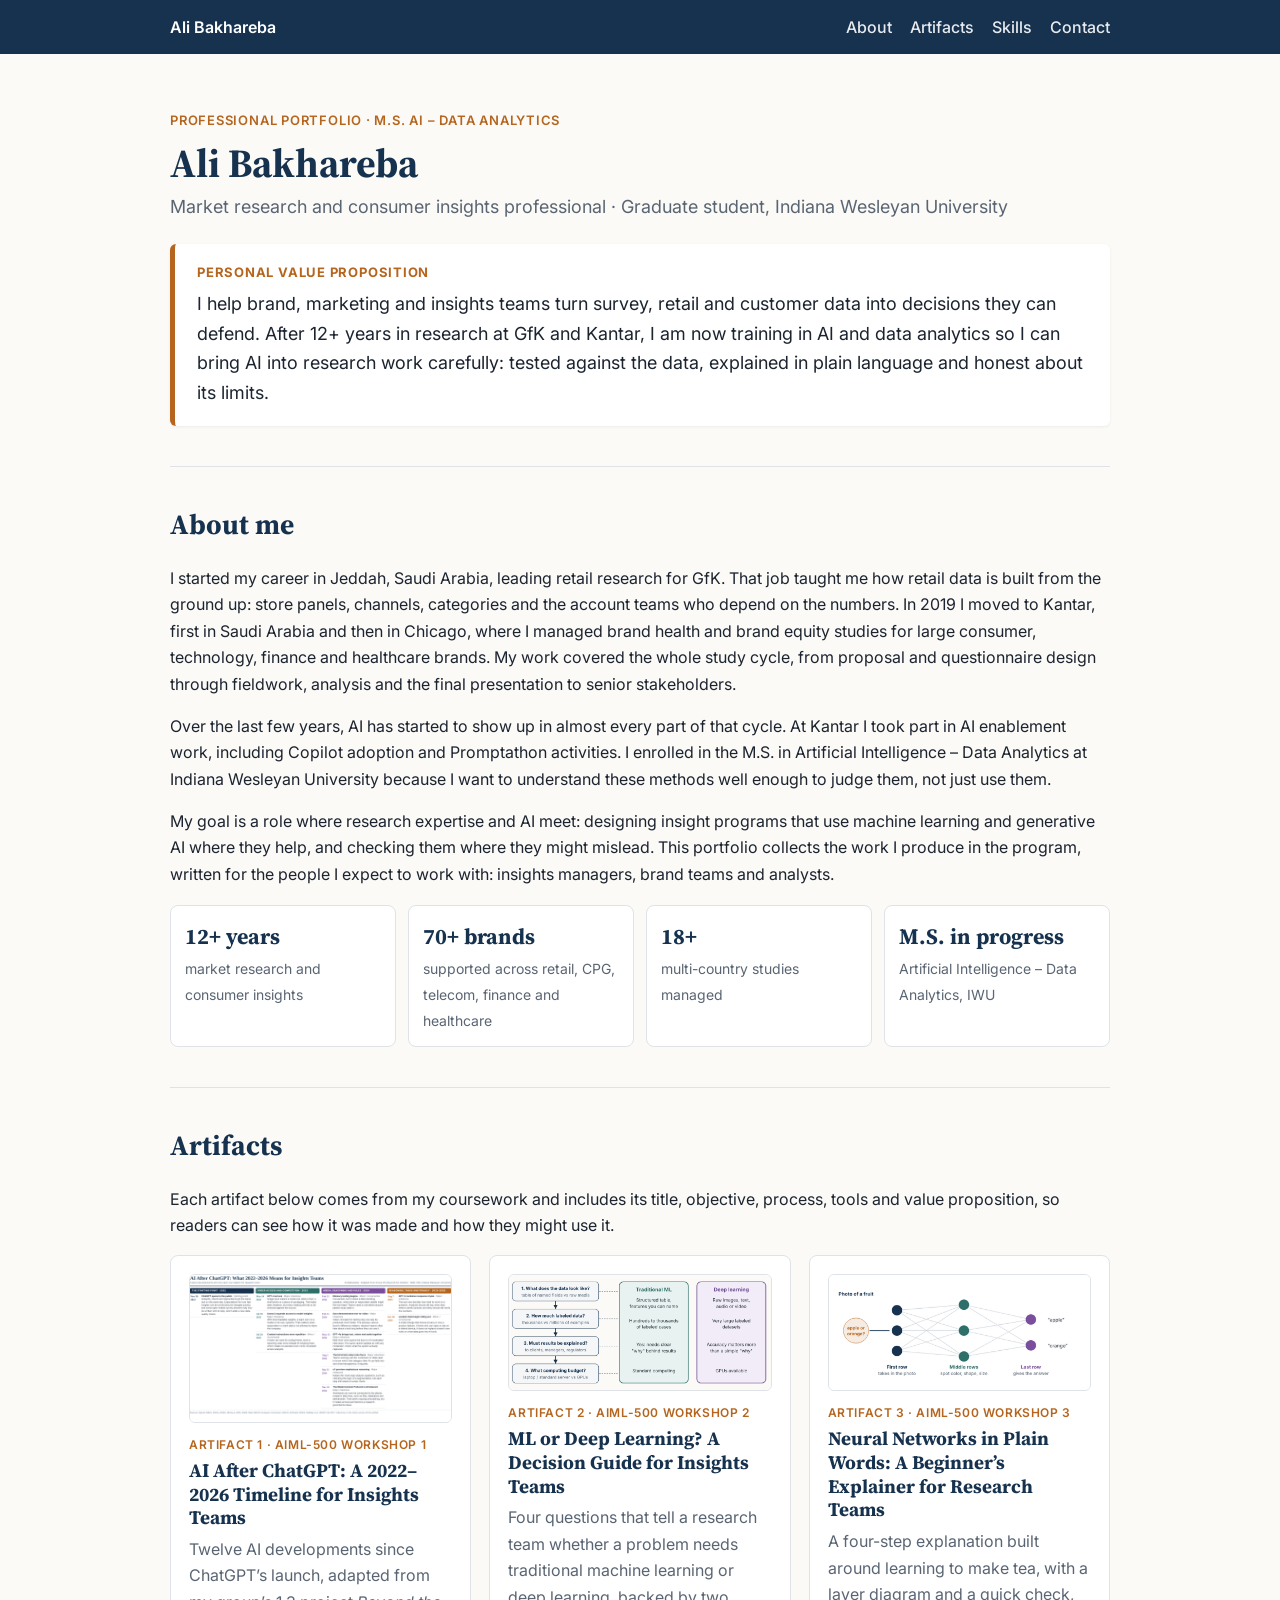
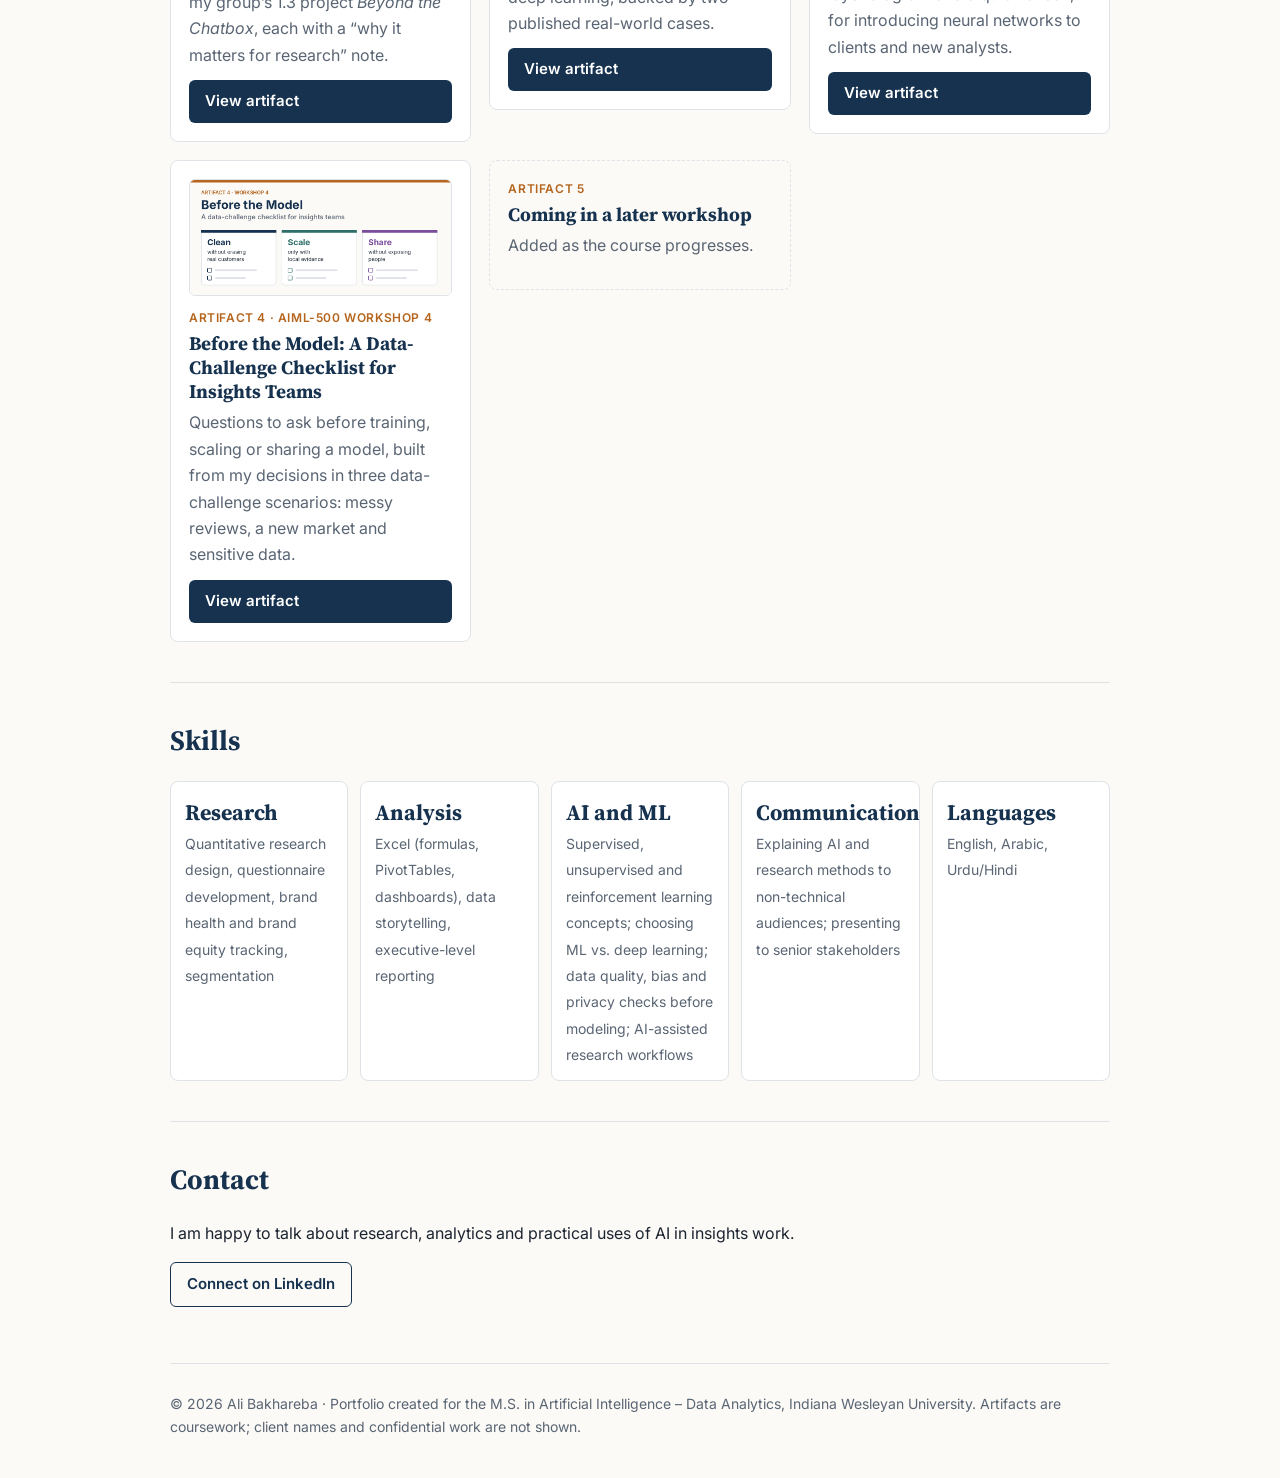
<file: index.html>
<!doctype html>
<html lang="en">
<head>
<meta charset="utf-8">
<meta name="viewport" content="width=device-width, initial-scale=1">
<title>Ali Bakhareba | Insights &amp; AI Portfolio</title>
<meta name="description" content="Professional portfolio of Ali Bakhareba: market research and consumer insights professional completing an M.S. in Artificial Intelligence – Data Analytics at Indiana Wesleyan University.">
<link rel="preconnect" href="https://fonts.googleapis.com">
<link href="https://fonts.googleapis.com/css2?family=Inter:wght@400;500;600;700&family=Source+Serif+4:wght@600;700&display=swap" rel="stylesheet">
<link rel="stylesheet" href="assets/style.css">
</head>
<body>
<header class="site"><div class="wrap">
  <a href="index.html">Ali Bakhareba</a>
  <nav><a href="#about">About</a><a href="#artifacts">Artifacts</a><a href="#skills">Skills</a><a href="#contact">Contact</a></nav>
</div></header>

<div class="wrap">
  <div class="hero">
    <div class="kicker">Professional Portfolio · M.S. AI – Data Analytics</div>
    <h1>Ali Bakhareba</h1>
    <p class="role">Market research and consumer insights professional · Graduate student, Indiana Wesleyan University</p>
    <div class="pvp">
      <b>Personal value proposition</b>
      I help brand, marketing and insights teams turn survey, retail and customer data into decisions they can defend. After 12+ years in research at GfK and Kantar, I am now training in AI and data analytics so I can bring AI into research work carefully: tested against the data, explained in plain language and honest about its limits.
    </div>
  </div>

  <section id="about">
    <h2>About me</h2>
    <p>I started my career in Jeddah, Saudi Arabia, leading retail research for GfK. That job taught me how retail data is built from the ground up: store panels, channels, categories and the account teams who depend on the numbers. In 2019 I moved to Kantar, first in Saudi Arabia and then in Chicago, where I managed brand health and brand equity studies for large consumer, technology, finance and healthcare brands. My work covered the whole study cycle, from proposal and questionnaire design through fieldwork, analysis and the final presentation to senior stakeholders.</p>
    <p>Over the last few years, AI has started to show up in almost every part of that cycle. At Kantar I took part in AI enablement work, including Copilot adoption and Promptathon activities. I enrolled in the M.S. in Artificial Intelligence – Data Analytics at Indiana Wesleyan University because I want to understand these methods well enough to judge them, not just use them.</p>
    <p>My goal is a role where research expertise and AI meet: designing insight programs that use machine learning and generative AI where they help, and checking them where they might mislead. This portfolio collects the work I produce in the program, written for the people I expect to work with: insights managers, brand teams and analysts.</p>
    <div class="facts">
      <div class="fact"><b>12+ years</b><span>market research and consumer insights</span></div>
      <div class="fact"><b>70+ brands</b><span>supported across retail, CPG, telecom, finance and healthcare</span></div>
      <div class="fact"><b>18+</b><span>multi-country studies managed</span></div>
      <div class="fact"><b>M.S. in progress</b><span>Artificial Intelligence – Data Analytics, IWU</span></div>
    </div>
  </section>

  <section id="artifacts">
    <h2>Artifacts</h2>
    <p>Each artifact below comes from my coursework and includes its title, objective, process, tools and value proposition, so readers can see how it was made and how they might use it.</p>
    <div class="grid">
      <div class="card">
        <img src="assets/timeline-preview.png" alt="Preview of the AI After ChatGPT timeline">
        <span class="tag">Artifact 1 · AIML-500 Workshop 1</span>
        <h3>AI After ChatGPT: A 2022–2026 Timeline for Insights Teams</h3>
        <p>Twelve AI developments since ChatGPT’s launch, adapted from my group’s 1.3 project <i>Beyond the Chatbox</i>, each with a “why it matters for research” note.</p>
        <a class="btn" href="artifact-1-ai-ml-timeline.html">View artifact</a>
      </div>
      <div class="card">
        <img src="assets/ml-vs-dl-preview.png" alt="Preview of the ML or deep learning decision guide">
        <span class="tag">Artifact 2 · AIML-500 Workshop 2</span>
        <h3>ML or Deep Learning? A Decision Guide for Insights Teams</h3>
        <p>Four questions that tell a research team whether a problem needs traditional machine learning or deep learning, backed by two published real-world cases.</p>
        <a class="btn" href="artifact-2-ml-vs-dl.html">View artifact</a>
      </div>
      <div class="card">
        <img src="assets/neural-networks-preview.png" alt="Preview of the neural networks explainer">
        <span class="tag">Artifact 3 · AIML-500 Workshop 3</span>
        <h3>Neural Networks in Plain Words: A Beginner’s Explainer for Research Teams</h3>
        <p>A four-step explanation built around learning to make tea, with a layer diagram and a quick check, for introducing neural networks to clients and new analysts.</p>
        <a class="btn" href="artifact-3-neural-networks-explained.html">View artifact</a>
      </div>
      <div class="card">
        <img src="assets/data-checklist-preview.png" alt="Preview of the data-challenge checklist">
        <span class="tag">Artifact 4 · AIML-500 Workshop 4</span>
        <h3>Before the Model: A Data-Challenge Checklist for Insights Teams</h3>
        <p>Questions to ask before training, scaling or sharing a model, built from my decisions in three data-challenge scenarios: messy reviews, a new market and sensitive data.</p>
        <a class="btn" href="artifact-4-data-challenge-checklist.html">View artifact</a>
      </div>
      <div class="card pending"><span class="tag">Artifact 5</span><h3>Coming in a later workshop</h3><p>Added as the course progresses.</p></div>
    </div>
  </section>

  <section id="skills">
    <h2>Skills</h2>
    <div class="facts">
      <div class="fact"><b>Research</b><span>Quantitative research design, questionnaire development, brand health and brand equity tracking, segmentation</span></div>
      <div class="fact"><b>Analysis</b><span>Excel (formulas, PivotTables, dashboards), data storytelling, executive-level reporting</span></div>
      <div class="fact"><b>AI and ML</b><span>Supervised, unsupervised and reinforcement learning concepts; choosing ML vs. deep learning; data quality, bias and privacy checks before modeling; AI-assisted research workflows</span></div>
      <div class="fact"><b>Communication</b><span>Explaining AI and research methods to non-technical audiences; presenting to senior stakeholders</span></div>
      <div class="fact"><b>Languages</b><span>English, Arabic, Urdu/Hindi</span></div>
    </div>
  </section>

  <section id="contact">
    <h2>Contact</h2>
    <p>I am happy to talk about research, analytics and practical uses of AI in insights work.</p>
    <p><a class="btn alt" href="https://www.linkedin.com/in/ali-bakhareba/" target="_blank" rel="noopener">Connect on LinkedIn</a></p>
  </section>

  <footer>© 2026 Ali Bakhareba · Portfolio created for the M.S. in Artificial Intelligence – Data Analytics, Indiana Wesleyan University. Artifacts are coursework; client names and confidential work are not shown.</footer>
</div>
</body>
</html>
</file>
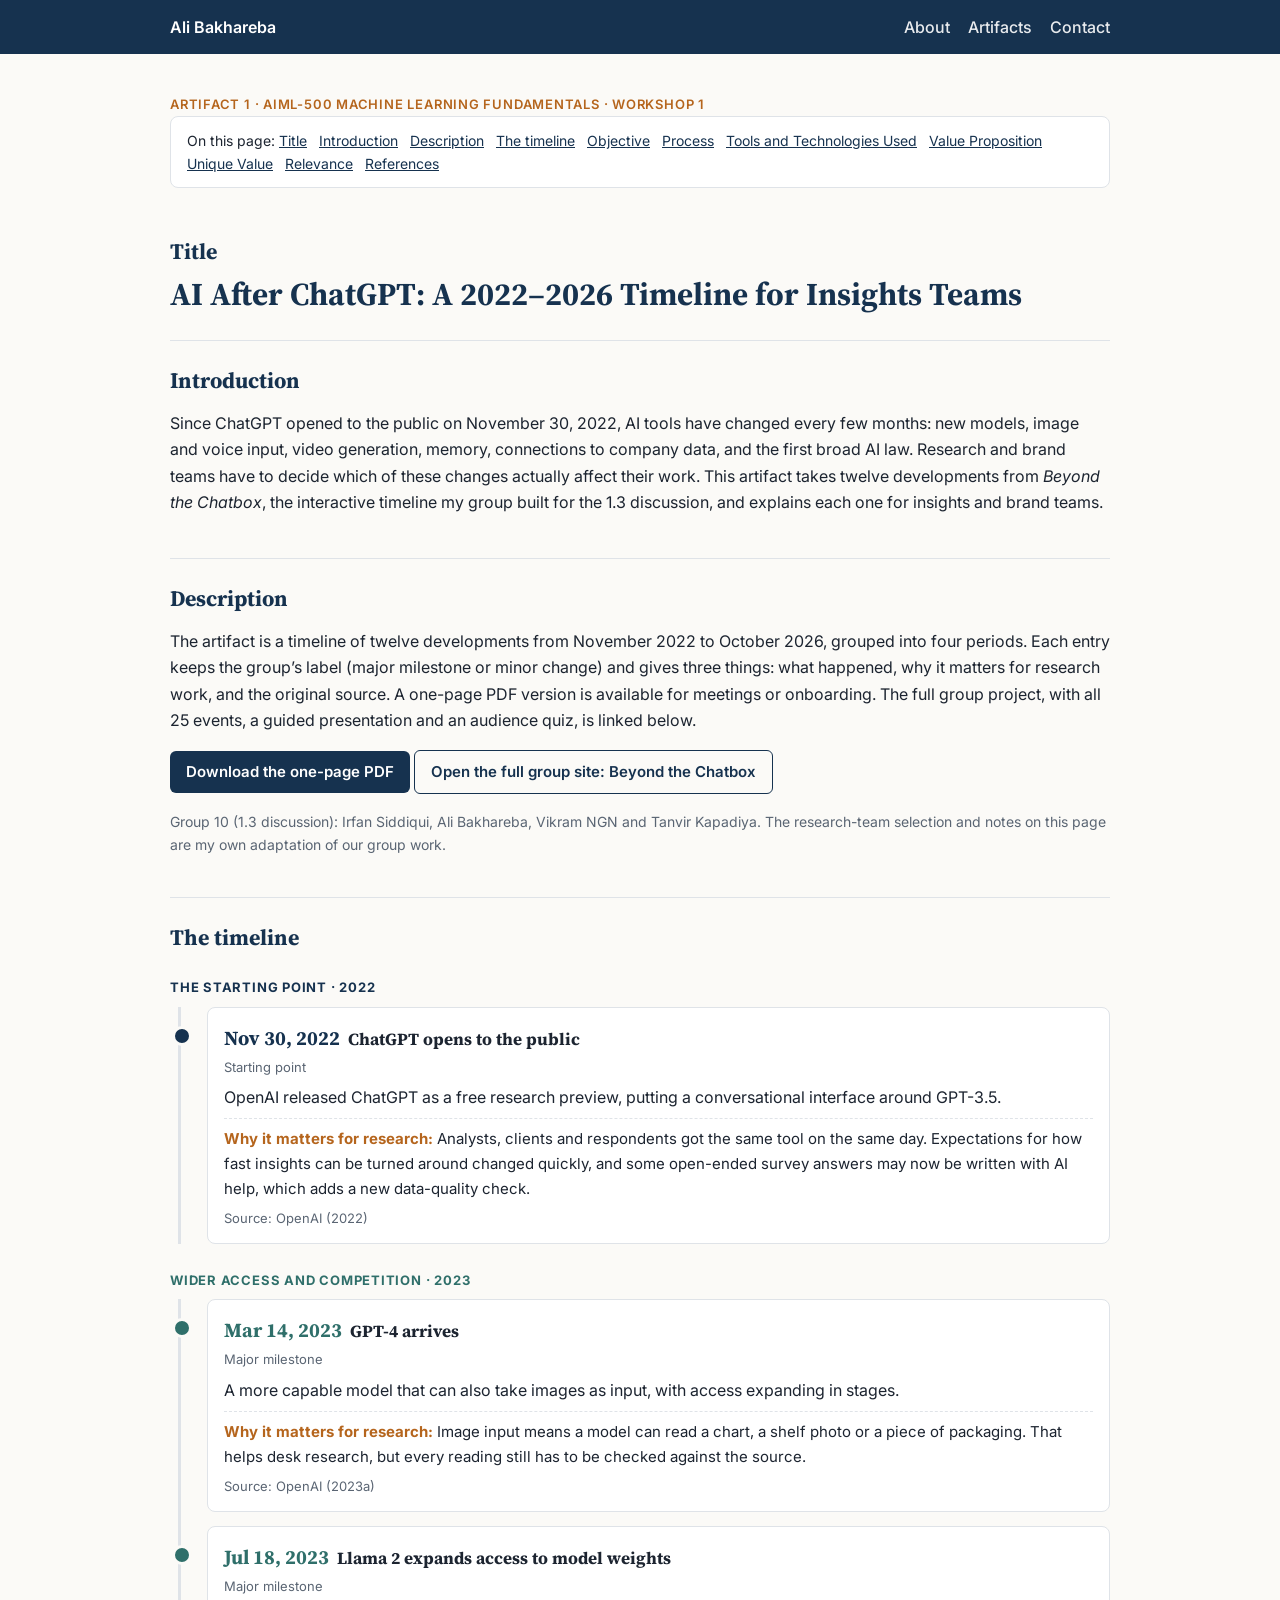
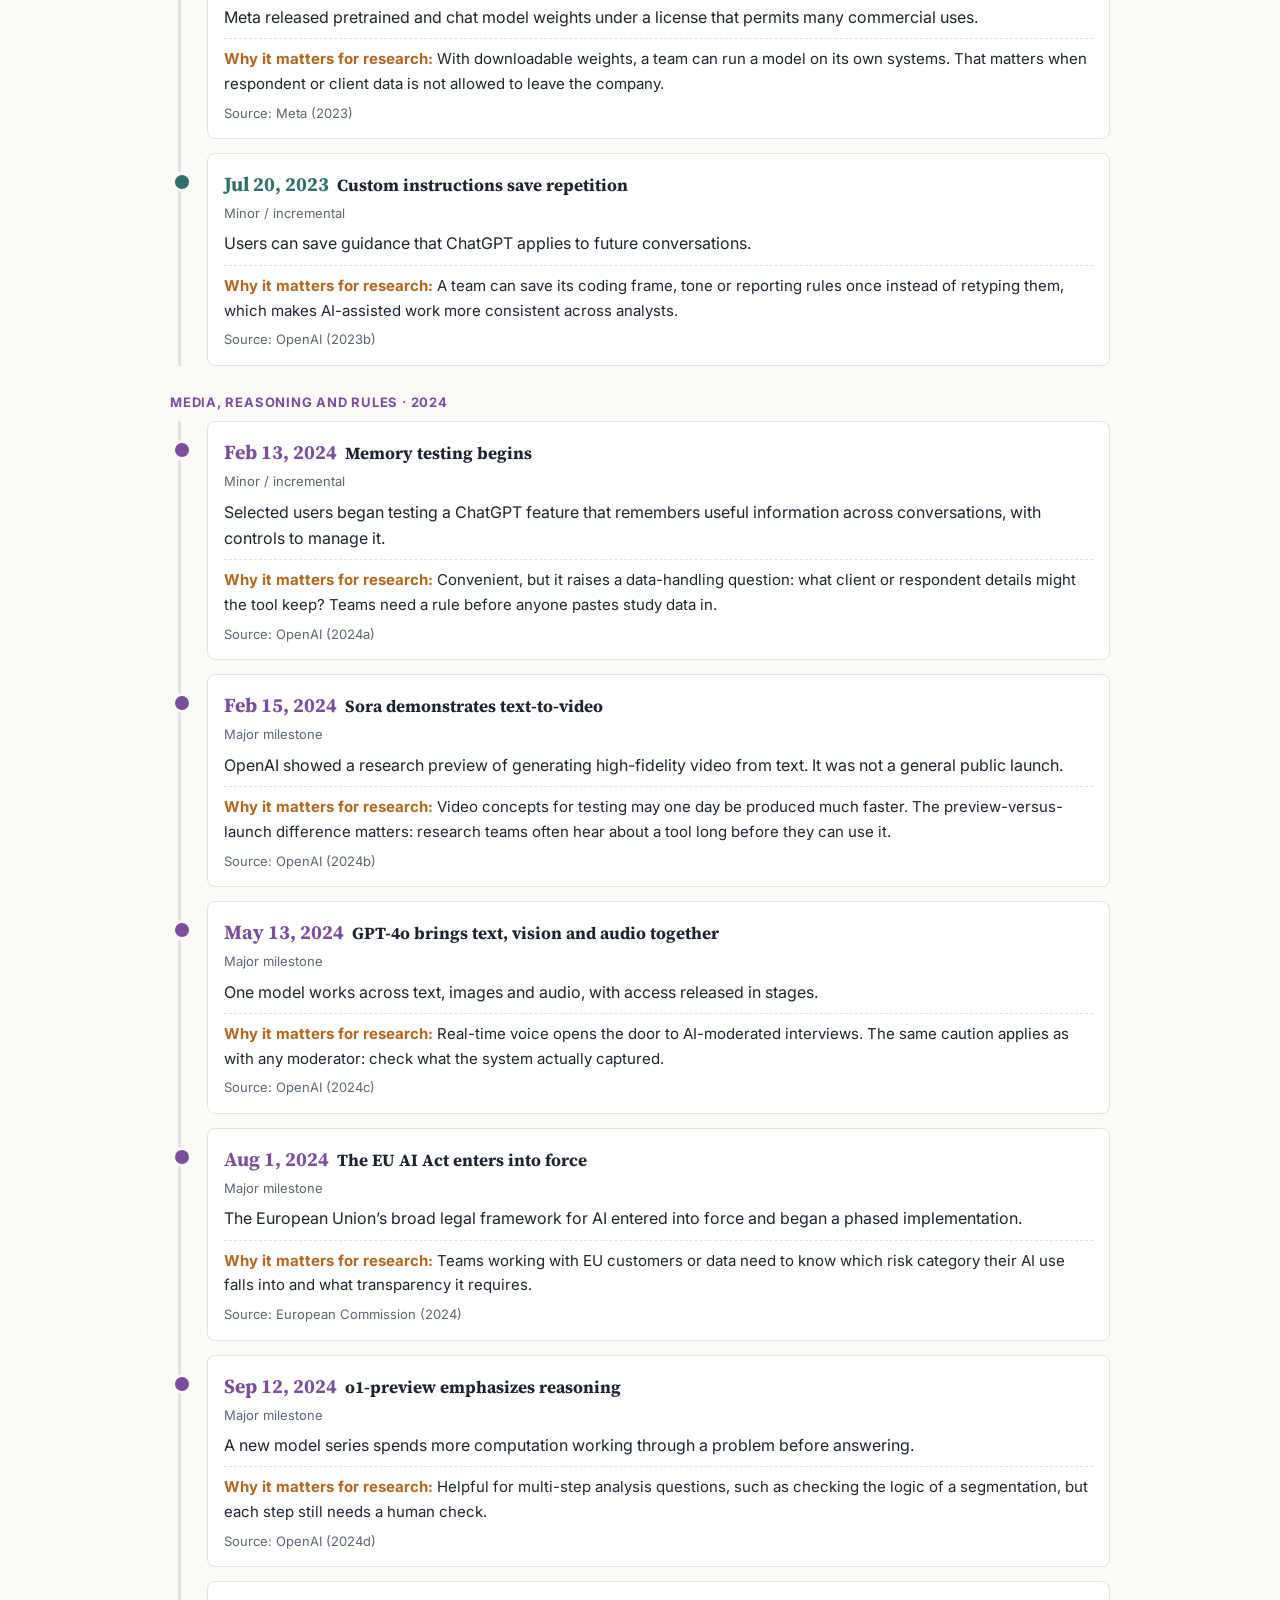
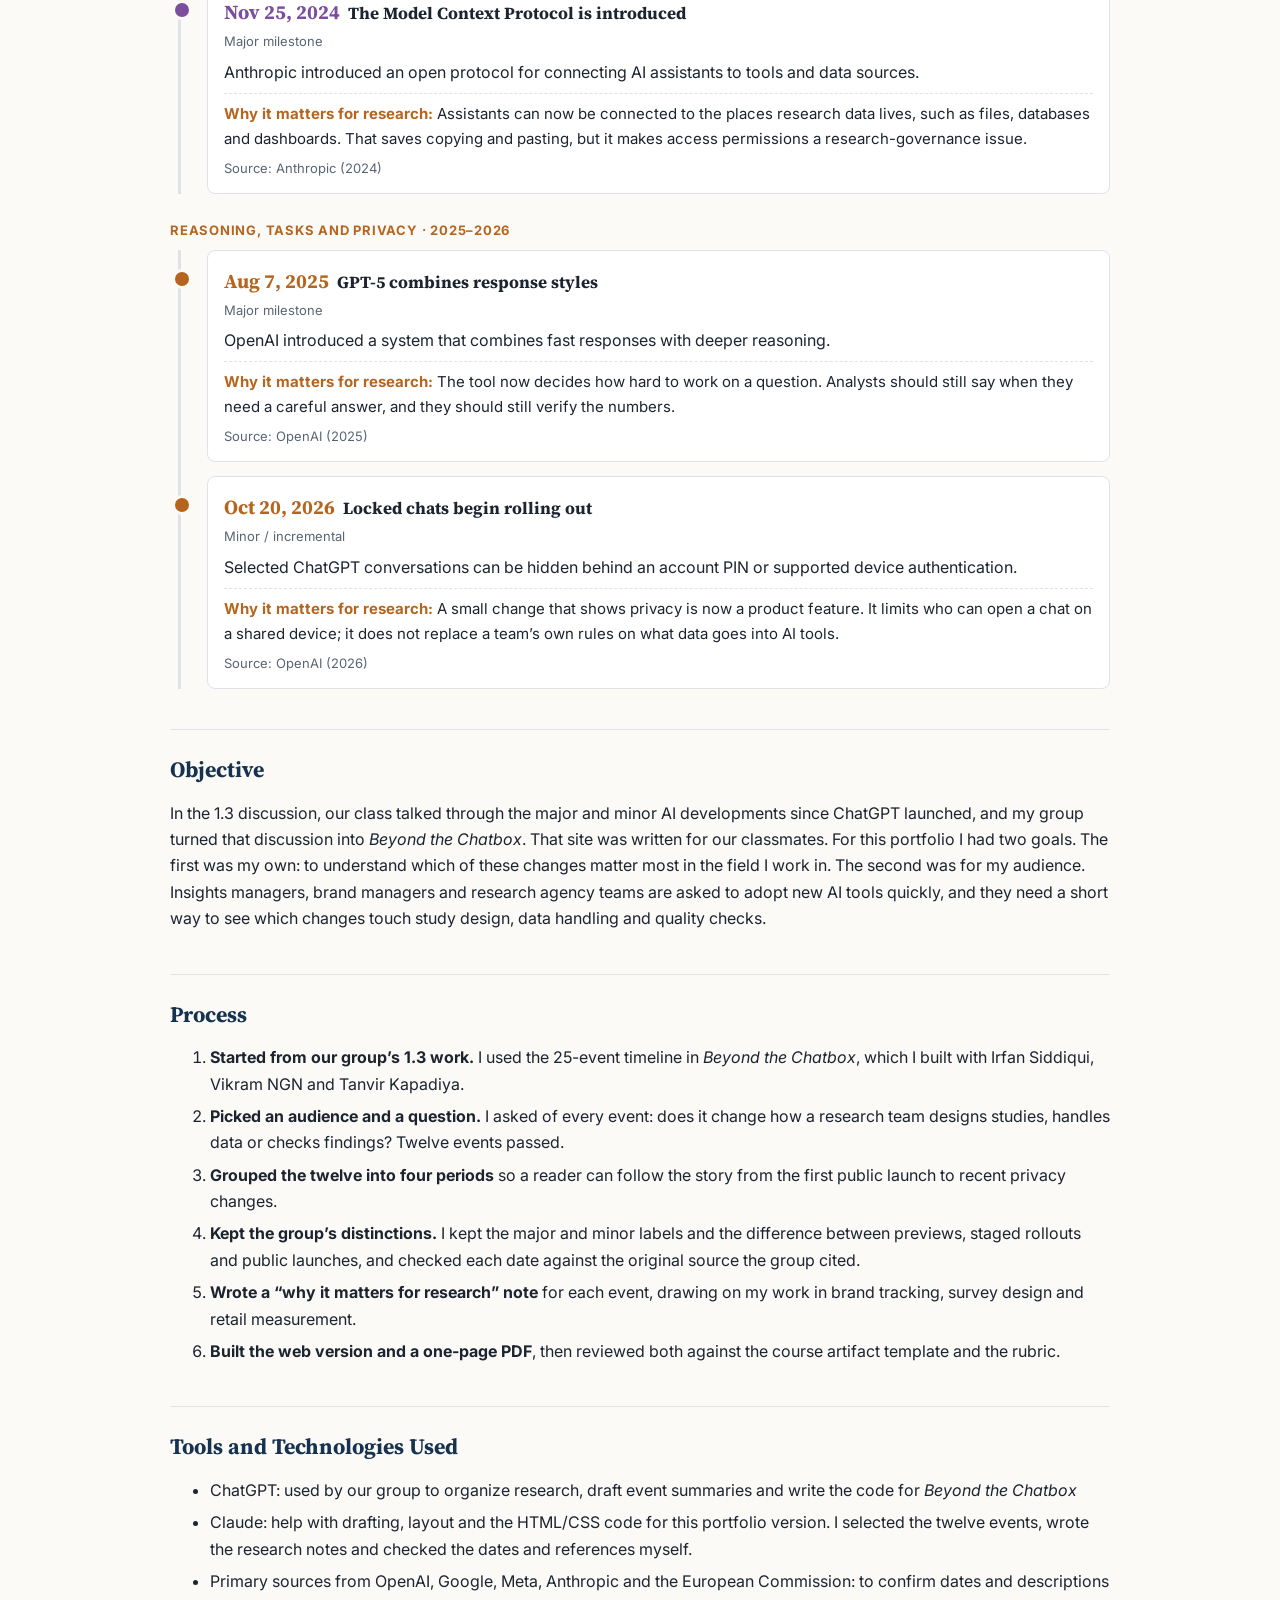
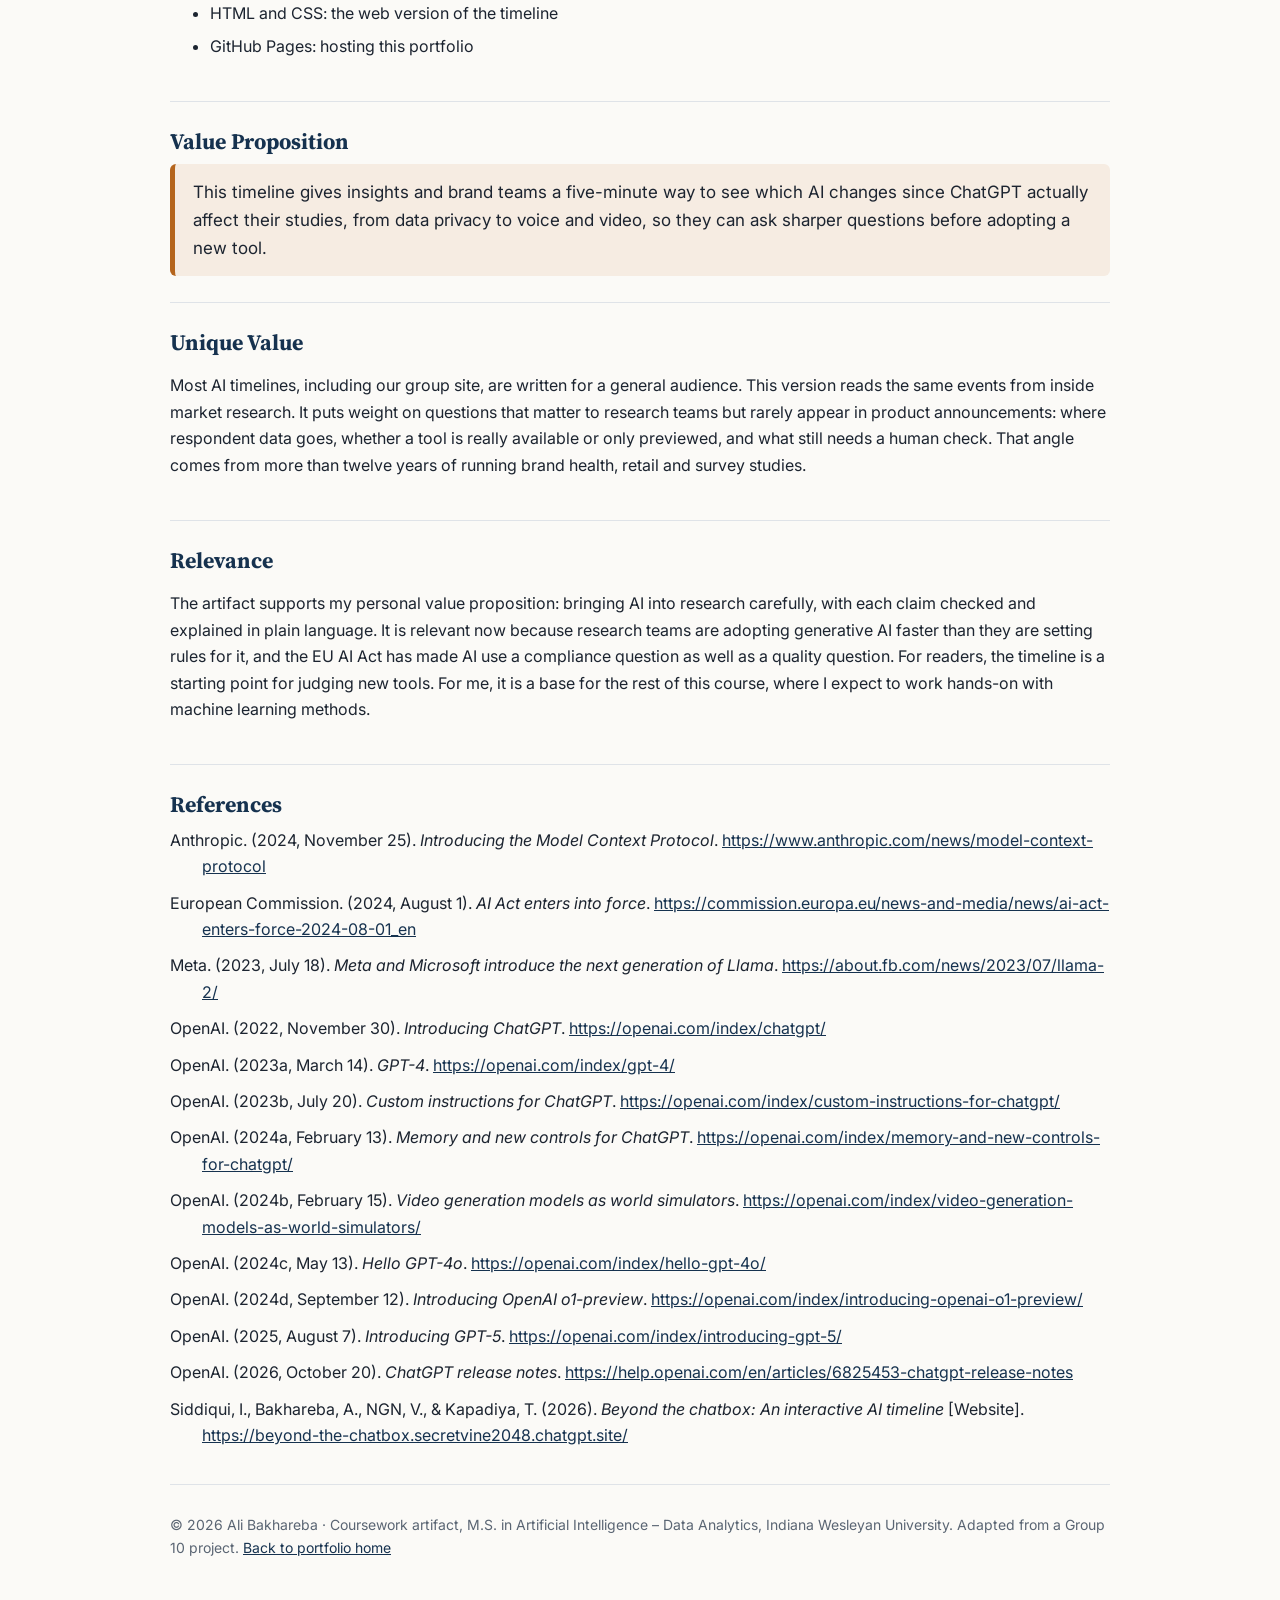
<file: artifact-1-ai-ml-timeline.html>
<!doctype html><html lang="en"><head><meta charset="utf-8"><meta name="viewport" content="width=device-width, initial-scale=1">
<title>AI After ChatGPT: Timeline for Insights Teams | Ali Bakhareba</title><link rel="preconnect" href="https://fonts.googleapis.com">
<link href="https://fonts.googleapis.com/css2?family=Inter:wght@400;500;600;700&family=Source+Serif+4:wght@600;700&display=swap" rel="stylesheet">
<link rel="stylesheet" href="assets/style.css"></head><body>
<header class="site"><div class="wrap"><a href="index.html">Ali Bakhareba</a>
<nav><a href="index.html#about">About</a><a href="index.html#artifacts">Artifacts</a><a href="index.html#contact">Contact</a></nav></div></header>
<div class="wrap">
<div class="art-head">
 <div class="hero" style="padding:0;border:0"><div class="kicker">Artifact 1 · AIML-500 Machine Learning Fundamentals · Workshop 1</div></div>
 <div class="toc">On this page:
 <a href="#title">Title</a><a href="#introduction">Introduction</a><a href="#description">Description</a><a href="#timeline">The timeline</a><a href="#objective">Objective</a><a href="#process">Process</a><a href="#tools">Tools and Technologies Used</a><a href="#value">Value Proposition</a><a href="#unique">Unique Value</a><a href="#relevance">Relevance</a><a href="#references">References</a></div>
</div>

<div class="field" id="title"><h2>Title</h2>
<h1 style="margin:0">AI After ChatGPT: A 2022–2026 Timeline for Insights Teams</h1></div>

<div class="field" id="introduction"><h2>Introduction</h2>
<p>Since ChatGPT opened to the public on November 30, 2022, AI tools have changed every few months: new models, image and voice input, video generation, memory, connections to company data, and the first broad AI law. Research and brand teams have to decide which of these changes actually affect their work. This artifact takes twelve developments from <i>Beyond the Chatbox</i>, the interactive timeline my group built for the 1.3 discussion, and explains each one for insights and brand teams.</p></div>

<div class="field" id="description"><h2>Description</h2>
<p>The artifact is a timeline of twelve developments from November 2022 to October 2026, grouped into four periods. Each entry keeps the group’s label (major milestone or minor change) and gives three things: what happened, why it matters for research work, and the original source. A one-page PDF version is available for meetings or onboarding. The full group project, with all 25 events, a guided presentation and an audience quiz, is linked below.</p>
<p><a class="btn" href="assets/AI-After-ChatGPT-Timeline-for-Insights-Teams.pdf" download>Download the one-page PDF</a>
<a class="btn alt" href="https://beyond-the-chatbox.secretvine2048.chatgpt.site/" target="_blank" rel="noopener">Open the full group site: Beyond the Chatbox</a></p>
<p style="font-size:14px;color:var(--muted)">Group 10 (1.3 discussion): Irfan Siddiqui, Ali Bakhareba, Vikram NGN and Tanvir Kapadiya. The research-team selection and notes on this page are my own adaptation of our group work.</p></div>

<div class="field" id="timeline"><h2>The timeline</h2>
<div class="era" style="color:var(--era1)">The starting point · 2022</div><div class="tl">
<div class="ms e1"><span class="yr">Nov 30, 2022</span><h3>ChatGPT opens to the public</h3><div class="src" style="margin-top:2px">Starting point</div><p>OpenAI released ChatGPT as a free research preview, putting a conversational interface around GPT-3.5.</p><p class="why"><b>Why it matters for research:</b> Analysts, clients and respondents got the same tool on the same day. Expectations for how fast insights can be turned around changed quickly, and some open-ended survey answers may now be written with AI help, which adds a new data-quality check.</p><div class="src">Source: OpenAI (2022)</div></div>
</div>
<div class="era" style="color:var(--era2)">Wider access and competition · 2023</div><div class="tl">
<div class="ms e2"><span class="yr">Mar 14, 2023</span><h3>GPT-4 arrives</h3><div class="src" style="margin-top:2px">Major milestone</div><p>A more capable model that can also take images as input, with access expanding in stages.</p><p class="why"><b>Why it matters for research:</b> Image input means a model can read a chart, a shelf photo or a piece of packaging. That helps desk research, but every reading still has to be checked against the source.</p><div class="src">Source: OpenAI (2023a)</div></div>
<div class="ms e2"><span class="yr">Jul 18, 2023</span><h3>Llama 2 expands access to model weights</h3><div class="src" style="margin-top:2px">Major milestone</div><p>Meta released pretrained and chat model weights under a license that permits many commercial uses.</p><p class="why"><b>Why it matters for research:</b> With downloadable weights, a team can run a model on its own systems. That matters when respondent or client data is not allowed to leave the company.</p><div class="src">Source: Meta (2023)</div></div>
<div class="ms e2"><span class="yr">Jul 20, 2023</span><h3>Custom instructions save repetition</h3><div class="src" style="margin-top:2px">Minor / incremental</div><p>Users can save guidance that ChatGPT applies to future conversations.</p><p class="why"><b>Why it matters for research:</b> A team can save its coding frame, tone or reporting rules once instead of retyping them, which makes AI-assisted work more consistent across analysts.</p><div class="src">Source: OpenAI (2023b)</div></div>
</div>
<div class="era" style="color:var(--era3)">Media, reasoning and rules · 2024</div><div class="tl">
<div class="ms e3"><span class="yr">Feb 13, 2024</span><h3>Memory testing begins</h3><div class="src" style="margin-top:2px">Minor / incremental</div><p>Selected users began testing a ChatGPT feature that remembers useful information across conversations, with controls to manage it.</p><p class="why"><b>Why it matters for research:</b> Convenient, but it raises a data-handling question: what client or respondent details might the tool keep? Teams need a rule before anyone pastes study data in.</p><div class="src">Source: OpenAI (2024a)</div></div>
<div class="ms e3"><span class="yr">Feb 15, 2024</span><h3>Sora demonstrates text-to-video</h3><div class="src" style="margin-top:2px">Major milestone</div><p>OpenAI showed a research preview of generating high-fidelity video from text. It was not a general public launch.</p><p class="why"><b>Why it matters for research:</b> Video concepts for testing may one day be produced much faster. The preview-versus-launch difference matters: research teams often hear about a tool long before they can use it.</p><div class="src">Source: OpenAI (2024b)</div></div>
<div class="ms e3"><span class="yr">May 13, 2024</span><h3>GPT-4o brings text, vision and audio together</h3><div class="src" style="margin-top:2px">Major milestone</div><p>One model works across text, images and audio, with access released in stages.</p><p class="why"><b>Why it matters for research:</b> Real-time voice opens the door to AI-moderated interviews. The same caution applies as with any moderator: check what the system actually captured.</p><div class="src">Source: OpenAI (2024c)</div></div>
<div class="ms e3"><span class="yr">Aug 1, 2024</span><h3>The EU AI Act enters into force</h3><div class="src" style="margin-top:2px">Major milestone</div><p>The European Union’s broad legal framework for AI entered into force and began a phased implementation.</p><p class="why"><b>Why it matters for research:</b> Teams working with EU customers or data need to know which risk category their AI use falls into and what transparency it requires.</p><div class="src">Source: European Commission (2024)</div></div>
<div class="ms e3"><span class="yr">Sep 12, 2024</span><h3>o1-preview emphasizes reasoning</h3><div class="src" style="margin-top:2px">Major milestone</div><p>A new model series spends more computation working through a problem before answering.</p><p class="why"><b>Why it matters for research:</b> Helpful for multi-step analysis questions, such as checking the logic of a segmentation, but each step still needs a human check.</p><div class="src">Source: OpenAI (2024d)</div></div>
<div class="ms e3"><span class="yr">Nov 25, 2024</span><h3>The Model Context Protocol is introduced</h3><div class="src" style="margin-top:2px">Major milestone</div><p>Anthropic introduced an open protocol for connecting AI assistants to tools and data sources.</p><p class="why"><b>Why it matters for research:</b> Assistants can now be connected to the places research data lives, such as files, databases and dashboards. That saves copying and pasting, but it makes access permissions a research-governance issue.</p><div class="src">Source: Anthropic (2024)</div></div>
</div>
<div class="era" style="color:var(--era4)">Reasoning, tasks and privacy · 2025–2026</div><div class="tl">
<div class="ms e4"><span class="yr">Aug 7, 2025</span><h3>GPT-5 combines response styles</h3><div class="src" style="margin-top:2px">Major milestone</div><p>OpenAI introduced a system that combines fast responses with deeper reasoning.</p><p class="why"><b>Why it matters for research:</b> The tool now decides how hard to work on a question. Analysts should still say when they need a careful answer, and they should still verify the numbers.</p><div class="src">Source: OpenAI (2025)</div></div>
<div class="ms e4"><span class="yr">Oct 20, 2026</span><h3>Locked chats begin rolling out</h3><div class="src" style="margin-top:2px">Minor / incremental</div><p>Selected ChatGPT conversations can be hidden behind an account PIN or supported device authentication.</p><p class="why"><b>Why it matters for research:</b> A small change that shows privacy is now a product feature. It limits who can open a chat on a shared device; it does not replace a team’s own rules on what data goes into AI tools.</p><div class="src">Source: OpenAI (2026)</div></div>
</div>
</div>

<div class="field" id="objective"><h2>Objective</h2>
<p>In the 1.3 discussion, our class talked through the major and minor AI developments since ChatGPT launched, and my group turned that discussion into <i>Beyond the Chatbox</i>. That site was written for our classmates. For this portfolio I had two goals. The first was my own: to understand which of these changes matter most in the field I work in. The second was for my audience. Insights managers, brand managers and research agency teams are asked to adopt new AI tools quickly, and they need a short way to see which changes touch study design, data handling and quality checks.</p></div>

<div class="field" id="process"><h2>Process</h2>
<ol>
<li><b>Started from our group’s 1.3 work.</b> I used the 25-event timeline in <i>Beyond the Chatbox</i>, which I built with Irfan Siddiqui, Vikram NGN and Tanvir Kapadiya.</li>
<li><b>Picked an audience and a question.</b> I asked of every event: does it change how a research team designs studies, handles data or checks findings? Twelve events passed.</li>
<li><b>Grouped the twelve into four periods</b> so a reader can follow the story from the first public launch to recent privacy changes.</li>
<li><b>Kept the group’s distinctions.</b> I kept the major and minor labels and the difference between previews, staged rollouts and public launches, and checked each date against the original source the group cited.</li>
<li><b>Wrote a “why it matters for research” note</b> for each event, drawing on my work in brand tracking, survey design and retail measurement.</li>
<li><b>Built the web version and a one-page PDF</b>, then reviewed both against the course artifact template and the rubric.</li>
</ol></div>

<div class="field" id="tools"><h2>Tools and Technologies Used</h2>
<ul>
<li>ChatGPT: used by our group to organize research, draft event summaries and write the code for <i>Beyond the Chatbox</i></li>
<li>Claude: help with drafting, layout and the HTML/CSS code for this portfolio version. I selected the twelve events, wrote the research notes and checked the dates and references myself.</li>
<li>Primary sources from OpenAI, Google, Meta, Anthropic and the European Commission: to confirm dates and descriptions</li>
<li>HTML and CSS: the web version of the timeline</li>
<li>GitHub Pages: hosting this portfolio</li>
</ul></div>

<div class="field" id="value"><h2>Value Proposition</h2>
<div class="vp">This timeline gives insights and brand teams a five-minute way to see which AI changes since ChatGPT actually affect their studies, from data privacy to voice and video, so they can ask sharper questions before adopting a new tool.</div></div>

<div class="field" id="unique"><h2>Unique Value</h2>
<p>Most AI timelines, including our group site, are written for a general audience. This version reads the same events from inside market research. It puts weight on questions that matter to research teams but rarely appear in product announcements: where respondent data goes, whether a tool is really available or only previewed, and what still needs a human check. That angle comes from more than twelve years of running brand health, retail and survey studies.</p></div>

<div class="field" id="relevance"><h2>Relevance</h2>
<p>The artifact supports my personal value proposition: bringing AI into research carefully, with each claim checked and explained in plain language. It is relevant now because research teams are adopting generative AI faster than they are setting rules for it, and the EU AI Act has made AI use a compliance question as well as a quality question. For readers, the timeline is a starting point for judging new tools. For me, it is a base for the rest of this course, where I expect to work hands-on with machine learning methods.</p></div>

<div class="field refs" id="references"><h2>References</h2>
<p>Anthropic. (2024, November 25). <i>Introducing the Model Context Protocol</i>. <a href="https://www.anthropic.com/news/model-context-protocol">https://www.anthropic.com/news/model-context-protocol</a></p><p>European Commission. (2024, August 1). <i>AI Act enters into force</i>. <a href="https://commission.europa.eu/news-and-media/news/ai-act-enters-force-2024-08-01_en">https://commission.europa.eu/news-and-media/news/ai-act-enters-force-2024-08-01_en</a></p><p>Meta. (2023, July 18). <i>Meta and Microsoft introduce the next generation of Llama</i>. <a href="https://about.fb.com/news/2023/07/llama-2/">https://about.fb.com/news/2023/07/llama-2/</a></p><p>OpenAI. (2022, November 30). <i>Introducing ChatGPT</i>. <a href="https://openai.com/index/chatgpt/">https://openai.com/index/chatgpt/</a></p><p>OpenAI. (2023a, March 14). <i>GPT-4</i>. <a href="https://openai.com/index/gpt-4/">https://openai.com/index/gpt-4/</a></p><p>OpenAI. (2023b, July 20). <i>Custom instructions for ChatGPT</i>. <a href="https://openai.com/index/custom-instructions-for-chatgpt/">https://openai.com/index/custom-instructions-for-chatgpt/</a></p><p>OpenAI. (2024a, February 13). <i>Memory and new controls for ChatGPT</i>. <a href="https://openai.com/index/memory-and-new-controls-for-chatgpt/">https://openai.com/index/memory-and-new-controls-for-chatgpt/</a></p><p>OpenAI. (2024b, February 15). <i>Video generation models as world simulators</i>. <a href="https://openai.com/index/video-generation-models-as-world-simulators/">https://openai.com/index/video-generation-models-as-world-simulators/</a></p><p>OpenAI. (2024c, May 13). <i>Hello GPT-4o</i>. <a href="https://openai.com/index/hello-gpt-4o/">https://openai.com/index/hello-gpt-4o/</a></p><p>OpenAI. (2024d, September 12). <i>Introducing OpenAI o1-preview</i>. <a href="https://openai.com/index/introducing-openai-o1-preview/">https://openai.com/index/introducing-openai-o1-preview/</a></p><p>OpenAI. (2025, August 7). <i>Introducing GPT-5</i>. <a href="https://openai.com/index/introducing-gpt-5/">https://openai.com/index/introducing-gpt-5/</a></p><p>OpenAI. (2026, October 20). <i>ChatGPT release notes</i>. <a href="https://help.openai.com/en/articles/6825453-chatgpt-release-notes">https://help.openai.com/en/articles/6825453-chatgpt-release-notes</a></p><p>Siddiqui, I., Bakhareba, A., NGN, V., &amp; Kapadiya, T. (2026). <i>Beyond the chatbox: An interactive AI timeline</i> [Website]. <a href="https://beyond-the-chatbox.secretvine2048.chatgpt.site/">https://beyond-the-chatbox.secretvine2048.chatgpt.site/</a></p>
</div>

<footer>© 2026 Ali Bakhareba · Coursework artifact, M.S. in Artificial Intelligence – Data Analytics, Indiana Wesleyan University. Adapted from a Group 10 project. <a href="index.html">Back to portfolio home</a></footer>
</div></body></html>
</file>
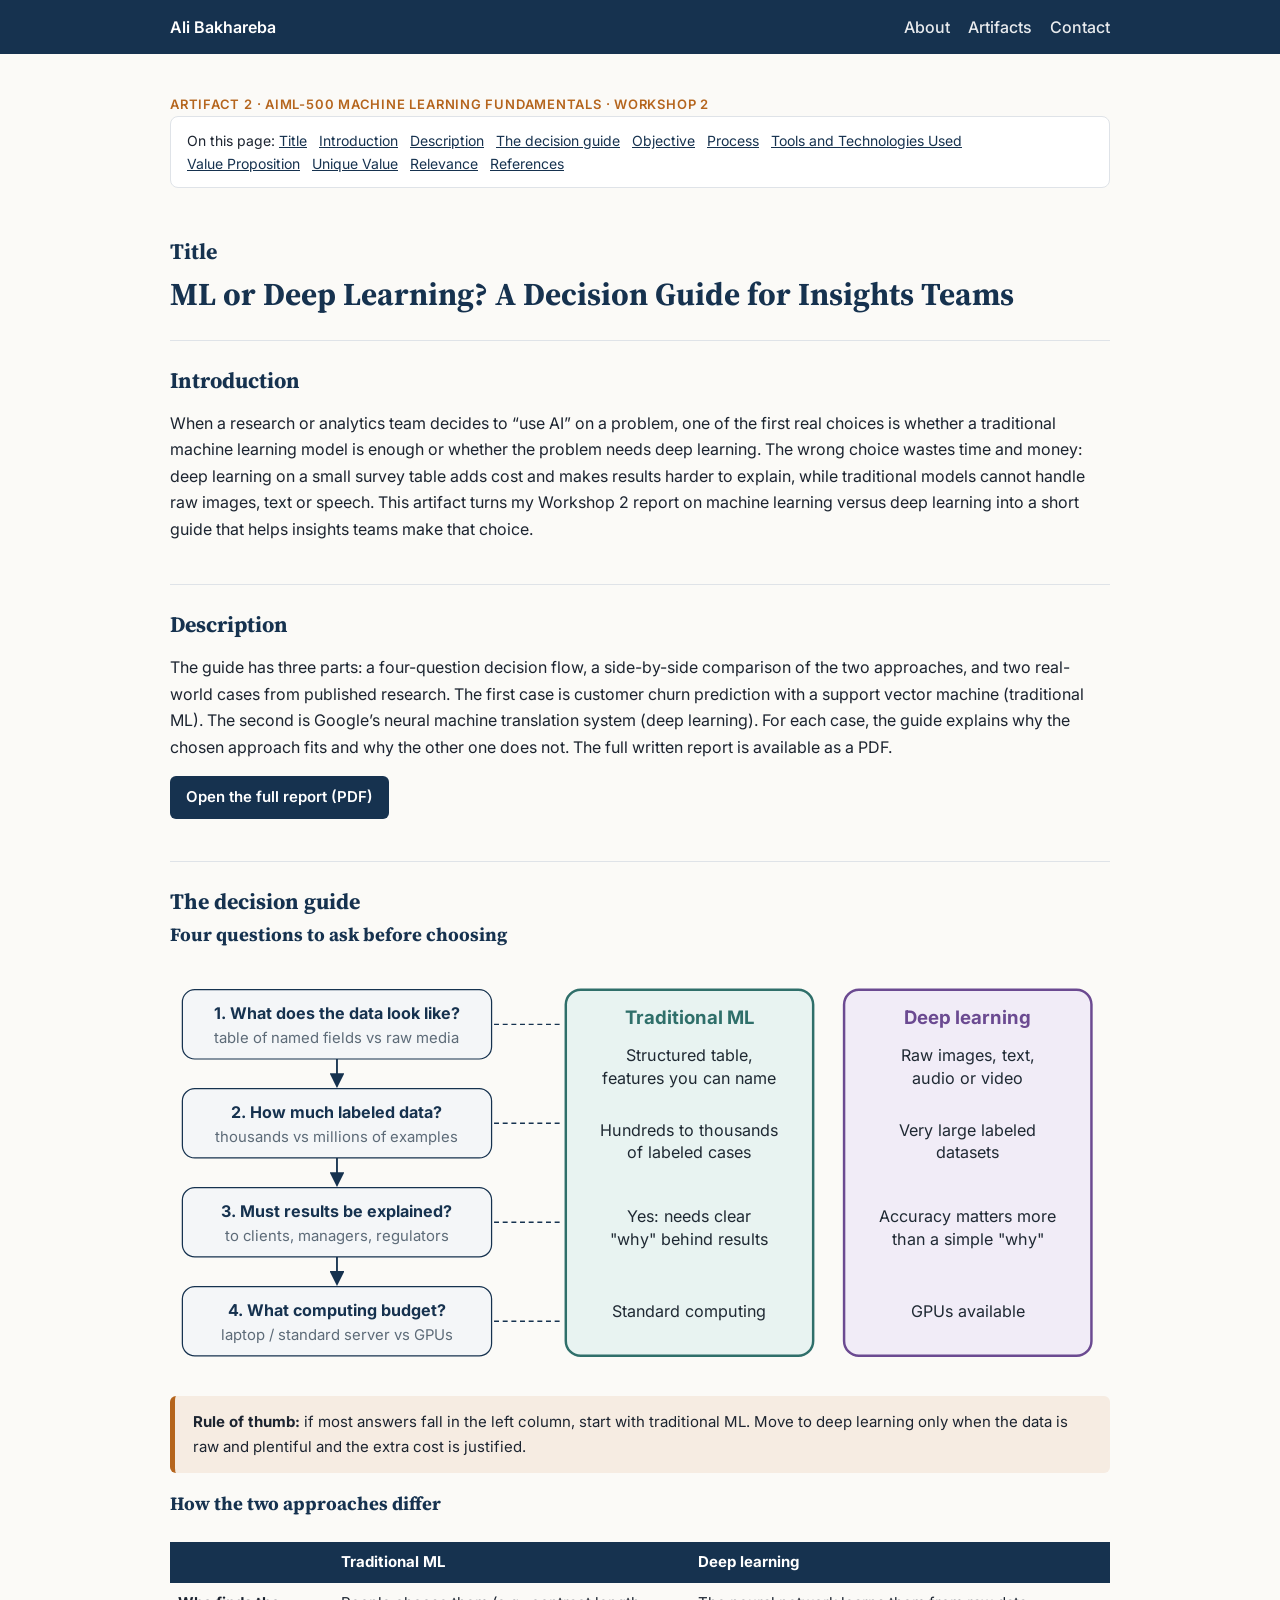
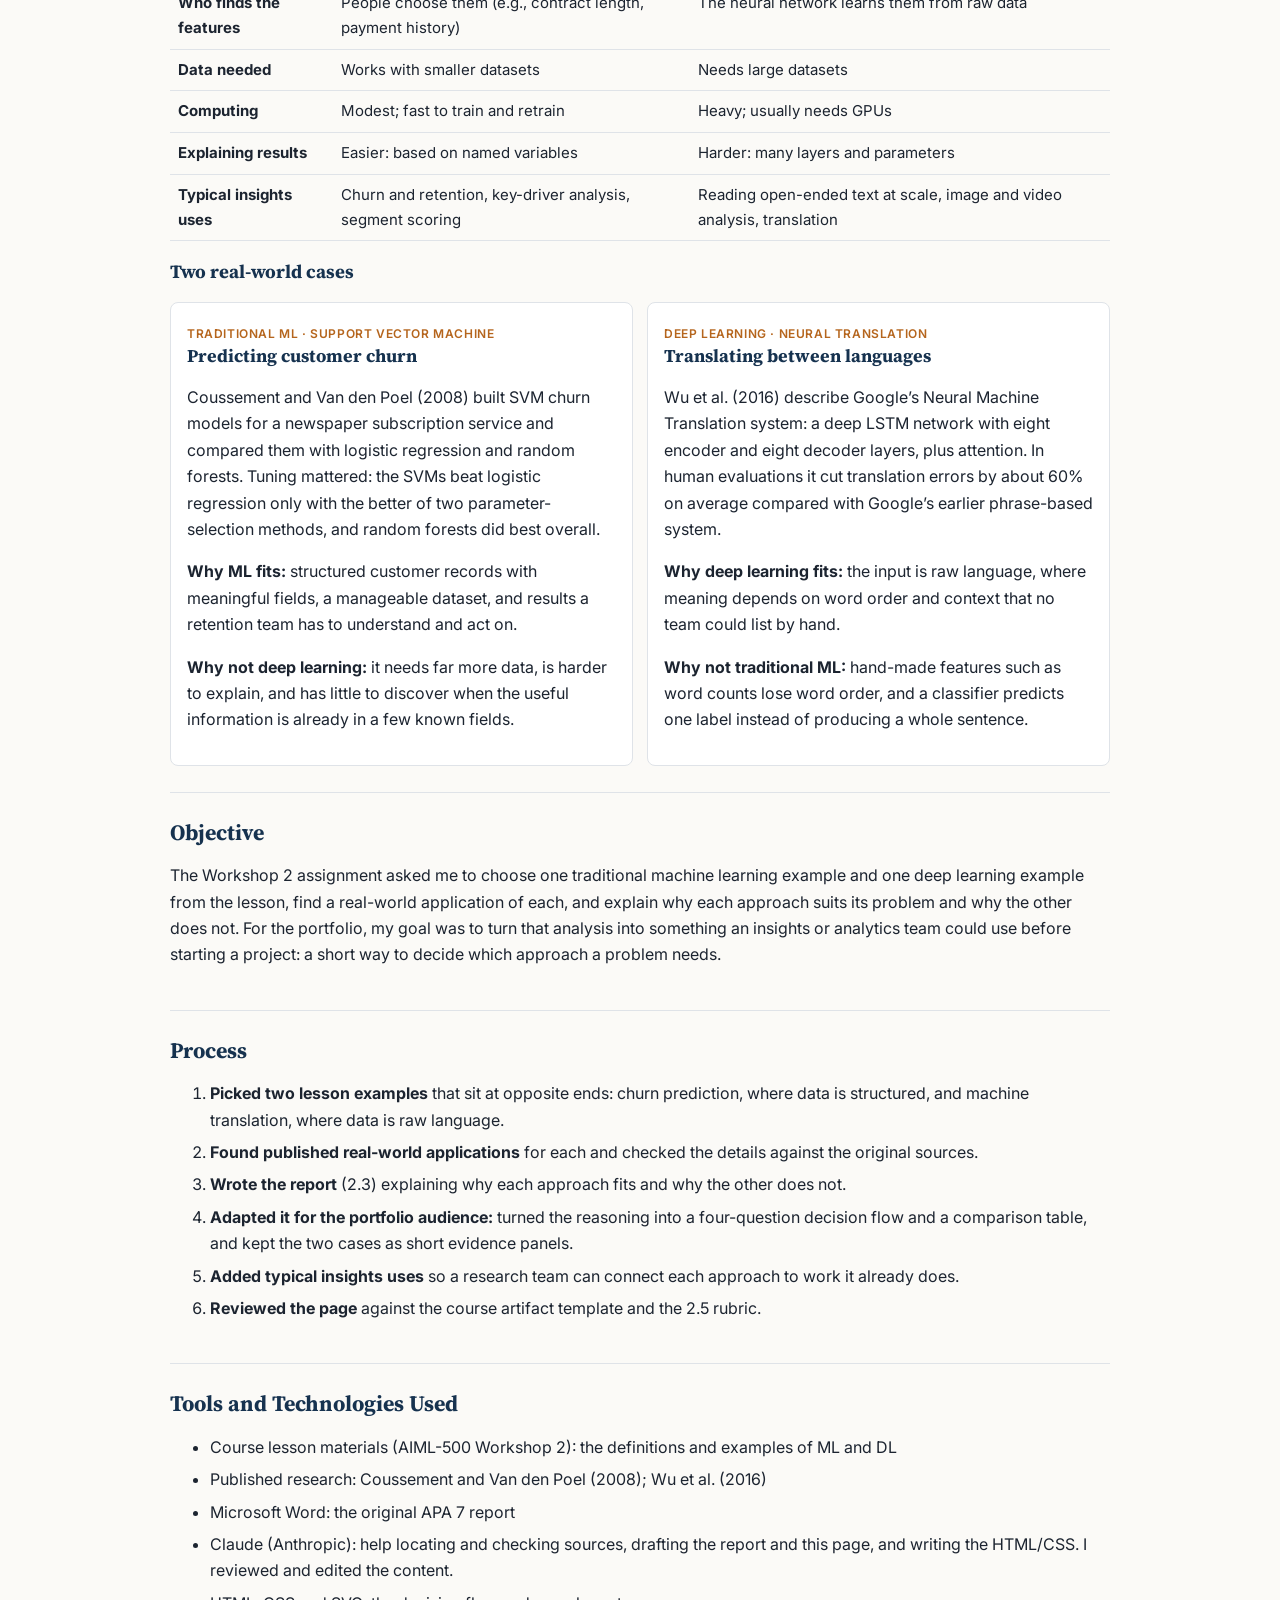
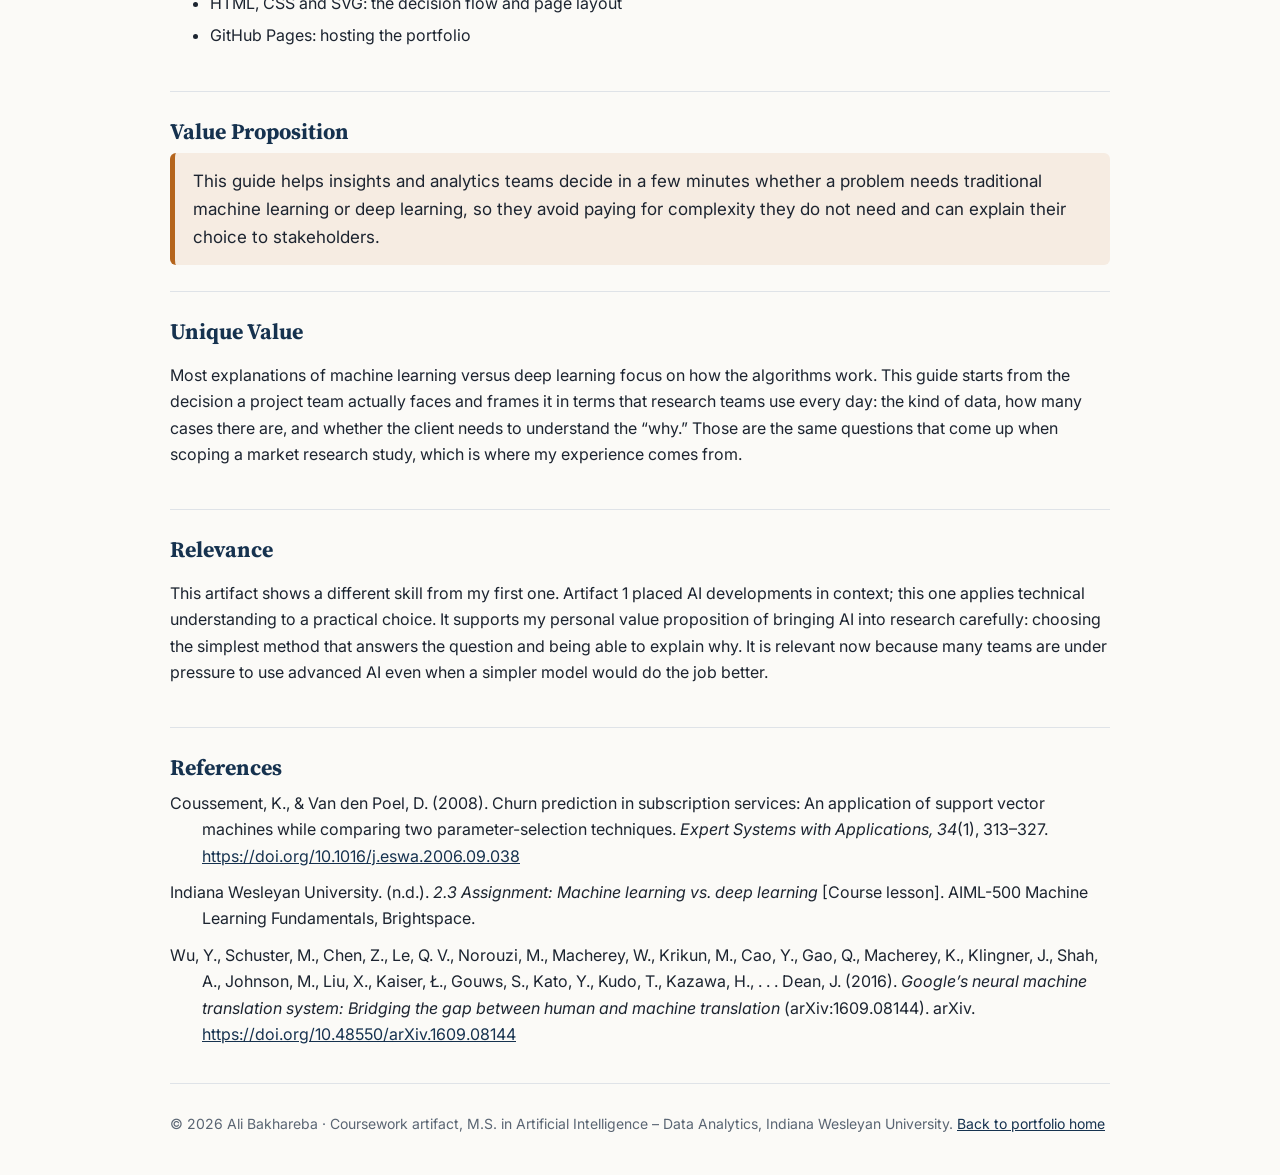
<file: artifact-2-ml-vs-dl.html>
<!doctype html><html lang="en"><head><meta charset="utf-8"><meta name="viewport" content="width=device-width, initial-scale=1">
<title>ML or Deep Learning? Decision Guide | Ali Bakhareba</title><link rel="preconnect" href="https://fonts.googleapis.com">
<link href="https://fonts.googleapis.com/css2?family=Inter:wght@400;500;600;700&family=Source+Serif+4:wght@600;700&display=swap" rel="stylesheet">
<link rel="stylesheet" href="assets/style.css">
<style>
.flow{overflow-x:auto;margin:10px 0}
.flow svg{min-width:640px;width:100%;height:auto}
.cases{display:grid;grid-template-columns:repeat(auto-fit,minmax(260px,1fr));gap:14px;margin-top:10px}
.case{background:var(--card);border:1px solid var(--line);border-radius:8px;padding:16px}
.case h3{margin:0 0 6px;font-size:18px}
.case .tag{font-size:12px;font-weight:600;color:var(--accent);text-transform:uppercase;letter-spacing:.05em}
.cmp{width:100%;border-collapse:collapse;font-size:15px;margin-top:8px}
.cmp th{background:var(--navy);color:#fff;text-align:left;padding:8px}
.cmp td{border-bottom:1px solid var(--line);padding:8px;vertical-align:top}
.tablewrap{overflow-x:auto}
.check li{margin-bottom:6px}
</style></head><body>
<header class="site"><div class="wrap"><a href="index.html">Ali Bakhareba</a>
<nav><a href="index.html#about">About</a><a href="index.html#artifacts">Artifacts</a><a href="index.html#contact">Contact</a></nav></div></header>
<div class="wrap">
<div class="art-head">
 <div class="hero" style="padding:0;border:0"><div class="kicker">Artifact 2 · AIML-500 Machine Learning Fundamentals · Workshop 2</div></div>
 <div class="toc">On this page:
 <a href="#title">Title</a><a href="#introduction">Introduction</a><a href="#description">Description</a><a href="#guide">The decision guide</a><a href="#objective">Objective</a><a href="#process">Process</a><a href="#tools">Tools and Technologies Used</a><a href="#value">Value Proposition</a><a href="#unique">Unique Value</a><a href="#relevance">Relevance</a><a href="#references">References</a></div>
</div>

<div class="field" id="title"><h2>Title</h2>
<h1 style="margin:0">ML or Deep Learning? A Decision Guide for Insights Teams</h1></div>

<div class="field" id="introduction"><h2>Introduction</h2>
<p>When a research or analytics team decides to “use AI” on a problem, one of the first real choices is whether a traditional machine learning model is enough or whether the problem needs deep learning. The wrong choice wastes time and money: deep learning on a small survey table adds cost and makes results harder to explain, while traditional models cannot handle raw images, text or speech. This artifact turns my Workshop 2 report on machine learning versus deep learning into a short guide that helps insights teams make that choice.</p></div>

<div class="field" id="description"><h2>Description</h2>
<p>The guide has three parts: a four-question decision flow, a side-by-side comparison of the two approaches, and two real-world cases from published research. The first case is customer churn prediction with a support vector machine (traditional ML). The second is Google’s neural machine translation system (deep learning). For each case, the guide explains why the chosen approach fits and why the other one does not. The full written report is available as a PDF.</p>
<p><a class="btn" href="assets/ML-vs-DL-Report-Ali-Bakhareba.pdf" target="_blank" rel="noopener">Open the full report (PDF)</a></p></div>

<div class="field" id="guide"><h2>The decision guide</h2>
<h3 style="margin-top:6px">Four questions to ask before choosing</h3>
<div class="flow"><svg viewBox="0 0 760 330" role="img" aria-label="Decision flow: data type, amount of data, need to explain results, computing budget">
<defs><marker id="ah" markerWidth="8" markerHeight="8" refX="7" refY="4" orient="auto"><path d="M0,0 L8,4 L0,8 z" fill="#16324f"/></marker></defs>
<g font-family="Inter,Arial,sans-serif" font-size="13">
<rect x="10" y="20" width="250" height="56" rx="10" fill="#f4f6f8" stroke="#16324f"/><text x="135" y="44" text-anchor="middle" font-weight="700" fill="#16324f">1. What does the data look like?</text><text x="135" y="63" text-anchor="middle" fill="#5d6b78" font-size="12">table of named fields vs raw media</text>
<rect x="10" y="100" width="250" height="56" rx="10" fill="#f4f6f8" stroke="#16324f"/><text x="135" y="124" text-anchor="middle" font-weight="700" fill="#16324f">2. How much labeled data?</text><text x="135" y="143" text-anchor="middle" fill="#5d6b78" font-size="12">thousands vs millions of examples</text>
<rect x="10" y="180" width="250" height="56" rx="10" fill="#f4f6f8" stroke="#16324f"/><text x="135" y="204" text-anchor="middle" font-weight="700" fill="#16324f">3. Must results be explained?</text><text x="135" y="223" text-anchor="middle" fill="#5d6b78" font-size="12">to clients, managers, regulators</text>
<rect x="10" y="260" width="250" height="56" rx="10" fill="#f4f6f8" stroke="#16324f"/><text x="135" y="284" text-anchor="middle" font-weight="700" fill="#16324f">4. What computing budget?</text><text x="135" y="303" text-anchor="middle" fill="#5d6b78" font-size="12">laptop / standard server vs GPUs</text>
<line x1="135" y1="76" x2="135" y2="98" stroke="#16324f" stroke-width="1.5" marker-end="url(#ah)"/><line x1="135" y1="156" x2="135" y2="178" stroke="#16324f" stroke-width="1.5" marker-end="url(#ah)"/><line x1="135" y1="236" x2="135" y2="258" stroke="#16324f" stroke-width="1.5" marker-end="url(#ah)"/>
<rect x="320" y="20" width="200" height="296" rx="12" fill="#e8f3f1" stroke="#2f6f6a" stroke-width="2"/>
<text x="420" y="48" text-anchor="middle" font-weight="700" fill="#2f6f6a" font-size="15">Traditional ML</text>
<text x="420" y="78" text-anchor="middle" fill="#1f2933">Structured table,</text><text x="420" y="96" text-anchor="middle" fill="#1f2933">features you can name</text>
<text x="420" y="138" text-anchor="middle" fill="#1f2933">Hundreds to thousands</text><text x="420" y="156" text-anchor="middle" fill="#1f2933">of labeled cases</text>
<text x="420" y="208" text-anchor="middle" fill="#1f2933">Yes: needs clear</text><text x="420" y="226" text-anchor="middle" fill="#1f2933">"why" behind results</text>
<text x="420" y="285" text-anchor="middle" fill="#1f2933">Standard computing</text>
<rect x="545" y="20" width="200" height="296" rx="12" fill="#f1ecf7" stroke="#6b4a91" stroke-width="2"/>
<text x="645" y="48" text-anchor="middle" font-weight="700" fill="#6b4a91" font-size="15">Deep learning</text>
<text x="645" y="78" text-anchor="middle" fill="#1f2933">Raw images, text,</text><text x="645" y="96" text-anchor="middle" fill="#1f2933">audio or video</text>
<text x="645" y="138" text-anchor="middle" fill="#1f2933">Very large labeled</text><text x="645" y="156" text-anchor="middle" fill="#1f2933">datasets</text>
<text x="645" y="208" text-anchor="middle" fill="#1f2933">Accuracy matters more</text><text x="645" y="226" text-anchor="middle" fill="#1f2933">than a simple "why"</text>
<text x="645" y="285" text-anchor="middle" fill="#1f2933">GPUs available</text>
<line x1="262" y1="48" x2="318" y2="48" stroke="#16324f" stroke-width="1.2" stroke-dasharray="4 3"/><line x1="262" y1="128" x2="318" y2="128" stroke="#16324f" stroke-width="1.2" stroke-dasharray="4 3"/><line x1="262" y1="208" x2="318" y2="208" stroke="#16324f" stroke-width="1.2" stroke-dasharray="4 3"/><line x1="262" y1="288" x2="318" y2="288" stroke="#16324f" stroke-width="1.2" stroke-dasharray="4 3"/>
</g></svg></div>
<p class="vp" style="font-size:15px"><b>Rule of thumb:</b> if most answers fall in the left column, start with traditional ML. Move to deep learning only when the data is raw and plentiful and the extra cost is justified.</p>

<h3>How the two approaches differ</h3>
<div class="tablewrap"><table class="cmp">
<tr><th></th><th>Traditional ML</th><th>Deep learning</th></tr>
<tr><td><b>Who finds the features</b></td><td>People choose them (e.g., contract length, payment history)</td><td>The neural network learns them from raw data</td></tr>
<tr><td><b>Data needed</b></td><td>Works with smaller datasets</td><td>Needs large datasets</td></tr>
<tr><td><b>Computing</b></td><td>Modest; fast to train and retrain</td><td>Heavy; usually needs GPUs</td></tr>
<tr><td><b>Explaining results</b></td><td>Easier: based on named variables</td><td>Harder: many layers and parameters</td></tr>
<tr><td><b>Typical insights uses</b></td><td>Churn and retention, key-driver analysis, segment scoring</td><td>Reading open-ended text at scale, image and video analysis, translation</td></tr>
</table></div>

<h3>Two real-world cases</h3>
<div class="cases">
 <div class="case"><span class="tag">Traditional ML · support vector machine</span><h3>Predicting customer churn</h3>
 <p>Coussement and Van den Poel (2008) built SVM churn models for a newspaper subscription service and compared them with logistic regression and random forests. Tuning mattered: the SVMs beat logistic regression only with the better of two parameter-selection methods, and random forests did best overall.</p>
 <p><b>Why ML fits:</b> structured customer records with meaningful fields, a manageable dataset, and results a retention team has to understand and act on.</p>
 <p><b>Why not deep learning:</b> it needs far more data, is harder to explain, and has little to discover when the useful information is already in a few known fields.</p></div>
 <div class="case"><span class="tag">Deep learning · neural translation</span><h3>Translating between languages</h3>
 <p>Wu et al. (2016) describe Google’s Neural Machine Translation system: a deep LSTM network with eight encoder and eight decoder layers, plus attention. In human evaluations it cut translation errors by about 60% on average compared with Google’s earlier phrase-based system.</p>
 <p><b>Why deep learning fits:</b> the input is raw language, where meaning depends on word order and context that no team could list by hand.</p>
 <p><b>Why not traditional ML:</b> hand-made features such as word counts lose word order, and a classifier predicts one label instead of producing a whole sentence.</p></div>
</div>
</div>

<div class="field" id="objective"><h2>Objective</h2>
<p>The Workshop 2 assignment asked me to choose one traditional machine learning example and one deep learning example from the lesson, find a real-world application of each, and explain why each approach suits its problem and why the other does not. For the portfolio, my goal was to turn that analysis into something an insights or analytics team could use before starting a project: a short way to decide which approach a problem needs.</p></div>

<div class="field" id="process"><h2>Process</h2>
<ol>
<li><b>Picked two lesson examples</b> that sit at opposite ends: churn prediction, where data is structured, and machine translation, where data is raw language.</li>
<li><b>Found published real-world applications</b> for each and checked the details against the original sources.</li>
<li><b>Wrote the report</b> (2.3) explaining why each approach fits and why the other does not.</li>
<li><b>Adapted it for the portfolio audience:</b> turned the reasoning into a four-question decision flow and a comparison table, and kept the two cases as short evidence panels.</li>
<li><b>Added typical insights uses</b> so a research team can connect each approach to work it already does.</li>
<li><b>Reviewed the page</b> against the course artifact template and the 2.5 rubric.</li>
</ol></div>

<div class="field" id="tools"><h2>Tools and Technologies Used</h2>
<ul>
<li>Course lesson materials (AIML-500 Workshop 2): the definitions and examples of ML and DL</li>
<li>Published research: Coussement and Van den Poel (2008); Wu et al. (2016)</li>
<li>Microsoft Word: the original APA 7 report</li>
<li>Claude (Anthropic): help locating and checking sources, drafting the report and this page, and writing the HTML/CSS. I reviewed and edited the content.</li>
<li>HTML, CSS and SVG: the decision flow and page layout</li>
<li>GitHub Pages: hosting the portfolio</li>
</ul></div>

<div class="field" id="value"><h2>Value Proposition</h2>
<div class="vp">This guide helps insights and analytics teams decide in a few minutes whether a problem needs traditional machine learning or deep learning, so they avoid paying for complexity they do not need and can explain their choice to stakeholders.</div></div>

<div class="field" id="unique"><h2>Unique Value</h2>
<p>Most explanations of machine learning versus deep learning focus on how the algorithms work. This guide starts from the decision a project team actually faces and frames it in terms that research teams use every day: the kind of data, how many cases there are, and whether the client needs to understand the “why.” Those are the same questions that come up when scoping a market research study, which is where my experience comes from.</p></div>

<div class="field" id="relevance"><h2>Relevance</h2>
<p>This artifact shows a different skill from my first one. Artifact 1 placed AI developments in context; this one applies technical understanding to a practical choice. It supports my personal value proposition of bringing AI into research carefully: choosing the simplest method that answers the question and being able to explain why. It is relevant now because many teams are under pressure to use advanced AI even when a simpler model would do the job better.</p></div>

<div class="field refs" id="references"><h2>References</h2>
<p>Coussement, K., &amp; Van den Poel, D. (2008). Churn prediction in subscription services: An application of support vector machines while comparing two parameter-selection techniques. <i>Expert Systems with Applications, 34</i>(1), 313–327. <a href="https://doi.org/10.1016/j.eswa.2006.09.038">https://doi.org/10.1016/j.eswa.2006.09.038</a></p>
<p>Indiana Wesleyan University. (n.d.). <i>2.3 Assignment: Machine learning vs. deep learning</i> [Course lesson]. AIML-500 Machine Learning Fundamentals, Brightspace.</p>
<p>Wu, Y., Schuster, M., Chen, Z., Le, Q. V., Norouzi, M., Macherey, W., Krikun, M., Cao, Y., Gao, Q., Macherey, K., Klingner, J., Shah, A., Johnson, M., Liu, X., Kaiser, Ł., Gouws, S., Kato, Y., Kudo, T., Kazawa, H., . . . Dean, J. (2016). <i>Google’s neural machine translation system: Bridging the gap between human and machine translation</i> (arXiv:1609.08144). arXiv. <a href="https://doi.org/10.48550/arXiv.1609.08144">https://doi.org/10.48550/arXiv.1609.08144</a></p>
</div>

<footer>© 2026 Ali Bakhareba · Coursework artifact, M.S. in Artificial Intelligence – Data Analytics, Indiana Wesleyan University. <a href="index.html">Back to portfolio home</a></footer>
</div></body></html>
</file>
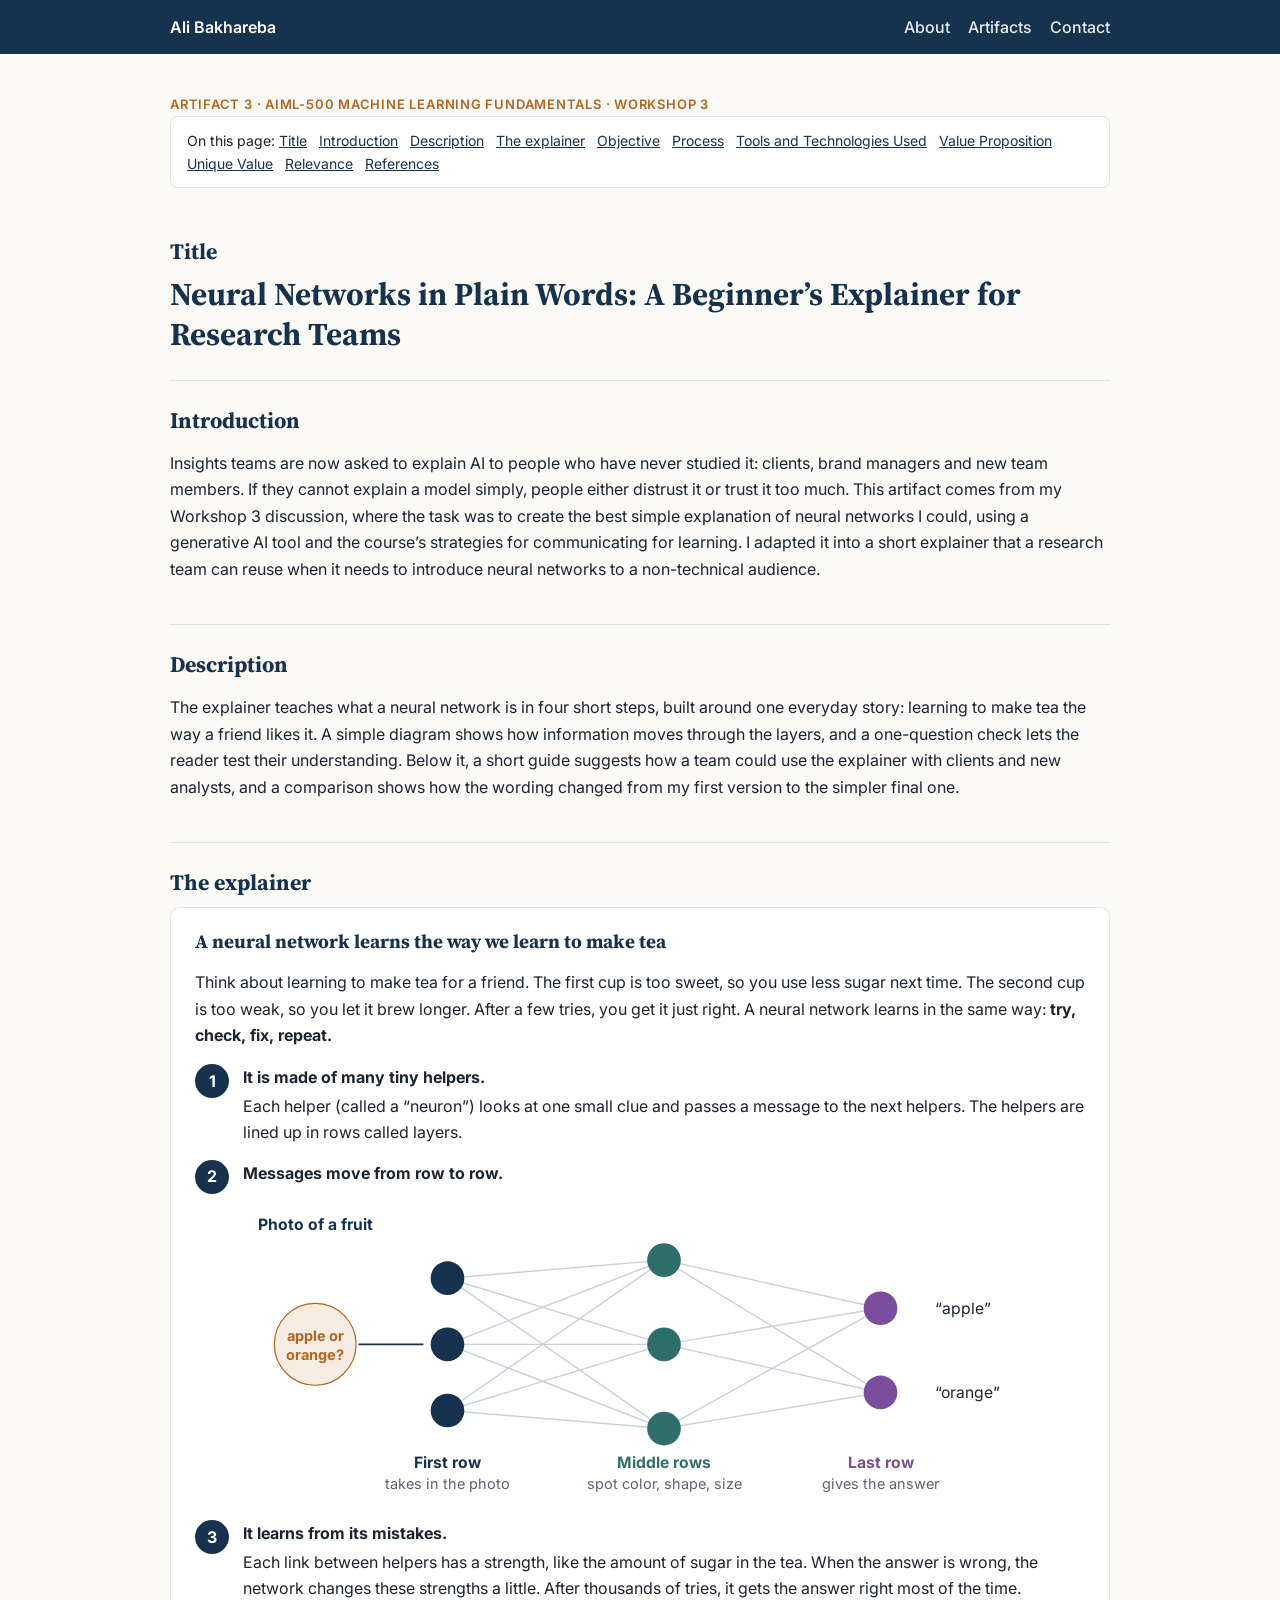
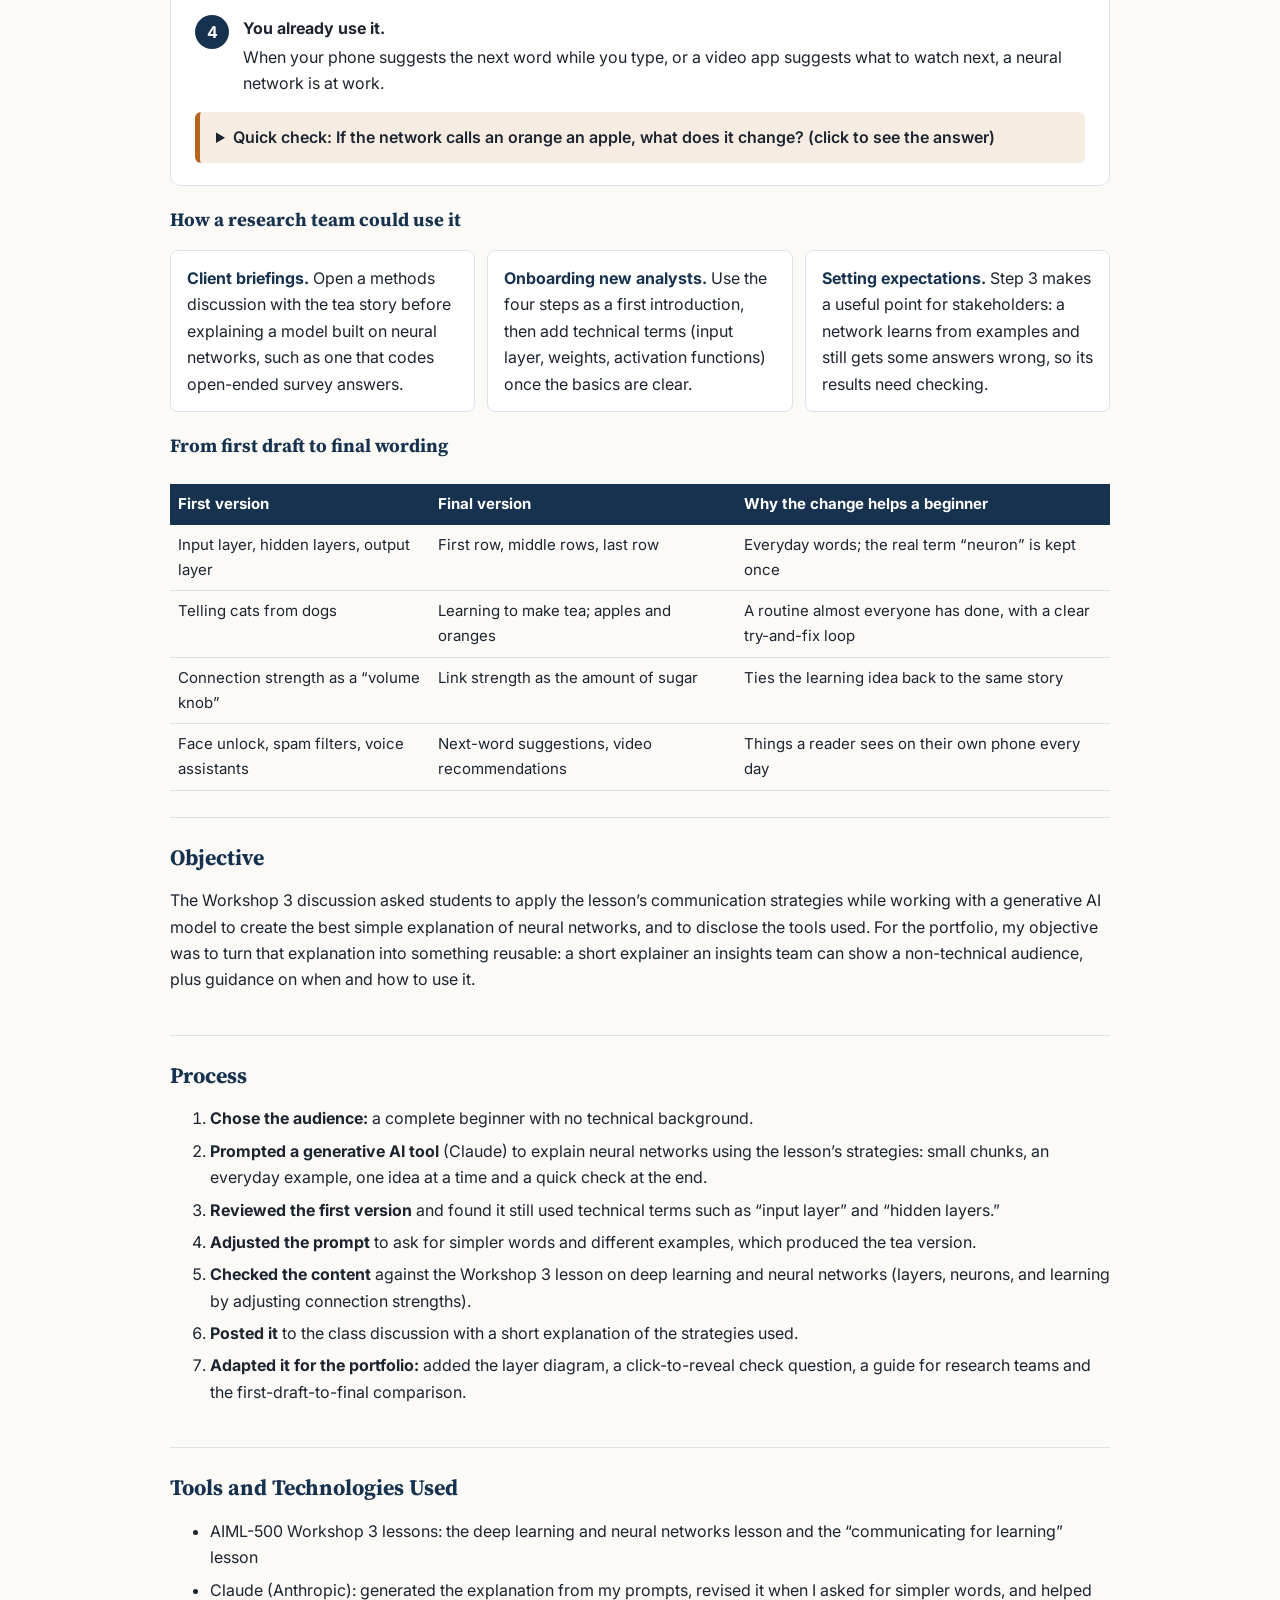
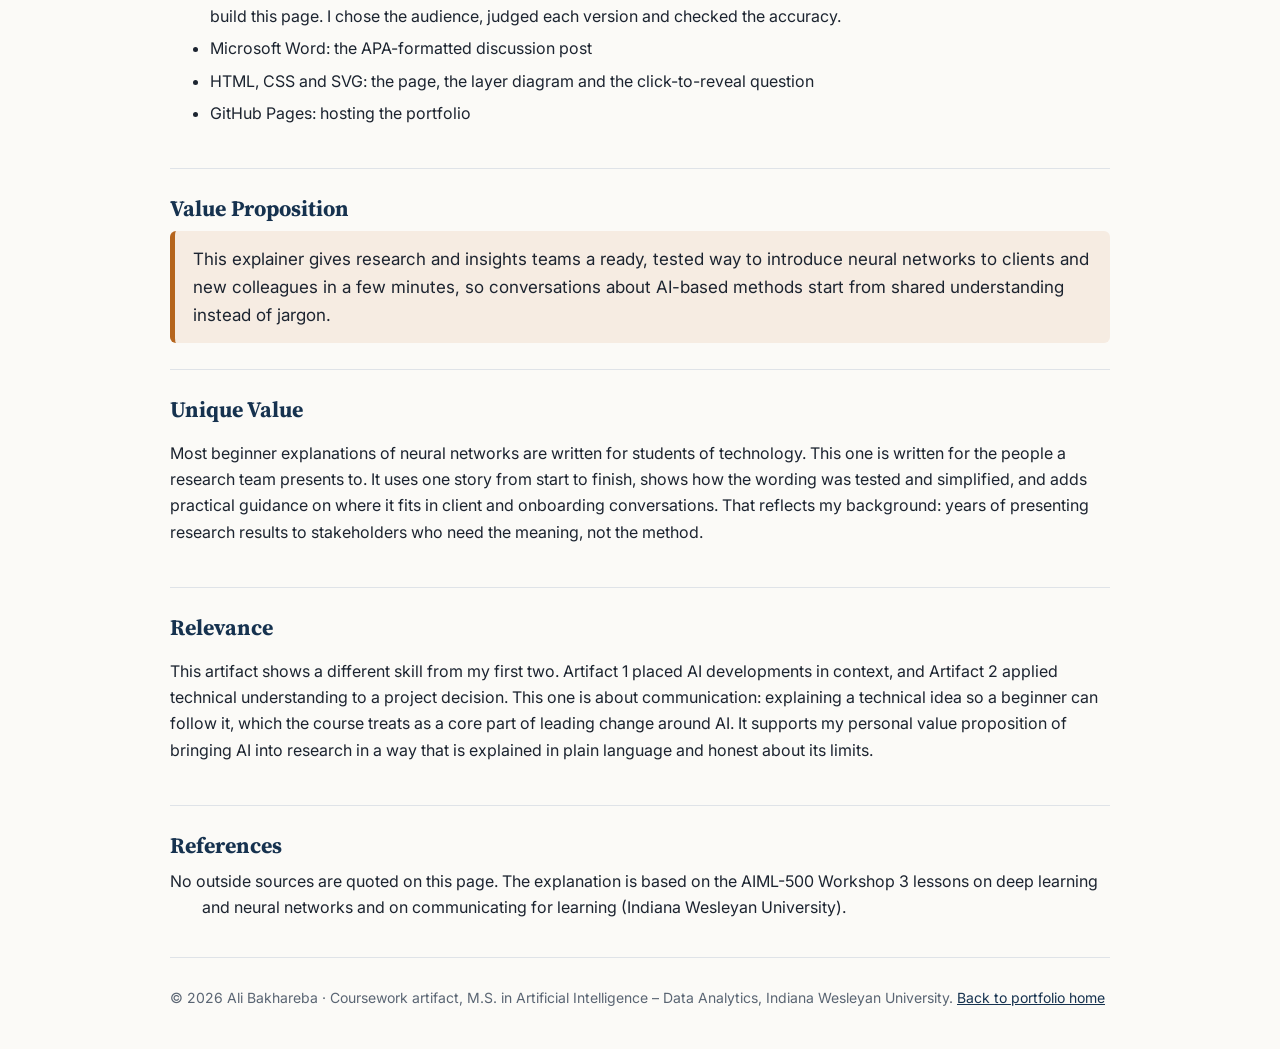
<file: artifact-3-neural-networks-explained.html>
<!doctype html><html lang="en"><head><meta charset="utf-8"><meta name="viewport" content="width=device-width, initial-scale=1">
<title>Neural Networks in Plain Words | Ali Bakhareba</title><link rel="preconnect" href="https://fonts.googleapis.com">
<link href="https://fonts.googleapis.com/css2?family=Inter:wght@400;500;600;700&family=Source+Serif+4:wght@600;700&display=swap" rel="stylesheet">
<link rel="stylesheet" href="assets/style.css">
<style>
.explainer{background:var(--card);border:1px solid var(--line);border-radius:10px;padding:22px 24px;margin-top:10px}
.explainer h3{margin:18px 0 6px;font-size:19px}
.explainer h3:first-child{margin-top:0}
.step{display:flex;gap:14px;align-items:flex-start;margin:14px 0}
.step .n{flex:0 0 34px;height:34px;border-radius:50%;background:var(--navy);color:#fff;font-weight:700;display:flex;align-items:center;justify-content:center}
.step p{margin:2px 0 0}
.step>div{min-width:0;flex:1}
.diagram{overflow-x:auto;margin:8px 0 4px}
.diagram svg{min-width:620px;width:100%;height:auto}
details.check{background:var(--accent-soft);border-left:5px solid var(--accent);border-radius:6px;padding:12px 16px;margin-top:16px}
details.check summary{cursor:pointer;font-weight:600}
.usebox{display:grid;grid-template-columns:repeat(auto-fit,minmax(240px,1fr));gap:12px;margin-top:10px}
.usebox div{background:var(--card);border:1px solid var(--line);border-radius:8px;padding:14px 16px}
.usebox b{color:var(--navy)}
.cmp{width:100%;border-collapse:collapse;font-size:15px;margin-top:8px}
.cmp th{background:var(--navy);color:#fff;text-align:left;padding:8px}
.cmp td{border-bottom:1px solid var(--line);padding:8px;vertical-align:top}
.tablewrap{overflow-x:auto}
</style></head><body>
<header class="site"><div class="wrap"><a href="index.html">Ali Bakhareba</a>
<nav><a href="index.html#about">About</a><a href="index.html#artifacts">Artifacts</a><a href="index.html#contact">Contact</a></nav></div></header>
<div class="wrap">
<div class="art-head">
 <div class="hero" style="padding:0;border:0"><div class="kicker">Artifact 3 · AIML-500 Machine Learning Fundamentals · Workshop 3</div></div>
 <div class="toc">On this page:
 <a href="#title">Title</a><a href="#introduction">Introduction</a><a href="#description">Description</a><a href="#explainer">The explainer</a><a href="#objective">Objective</a><a href="#process">Process</a><a href="#tools">Tools and Technologies Used</a><a href="#value">Value Proposition</a><a href="#unique">Unique Value</a><a href="#relevance">Relevance</a><a href="#references">References</a></div>
</div>

<div class="field" id="title"><h2>Title</h2>
<h1 style="margin:0">Neural Networks in Plain Words: A Beginner’s Explainer for Research Teams</h1></div>

<div class="field" id="introduction"><h2>Introduction</h2>
<p>Insights teams are now asked to explain AI to people who have never studied it: clients, brand managers and new team members. If they cannot explain a model simply, people either distrust it or trust it too much. This artifact comes from my Workshop 3 discussion, where the task was to create the best simple explanation of neural networks I could, using a generative AI tool and the course’s strategies for communicating for learning. I adapted it into a short explainer that a research team can reuse when it needs to introduce neural networks to a non-technical audience.</p></div>

<div class="field" id="description"><h2>Description</h2>
<p>The explainer teaches what a neural network is in four short steps, built around one everyday story: learning to make tea the way a friend likes it. A simple diagram shows how information moves through the layers, and a one-question check lets the reader test their understanding. Below it, a short guide suggests how a team could use the explainer with clients and new analysts, and a comparison shows how the wording changed from my first version to the simpler final one.</p></div>

<div class="field" id="explainer"><h2>The explainer</h2>
<div class="explainer">
<h3>A neural network learns the way we learn to make tea</h3>
<p>Think about learning to make tea for a friend. The first cup is too sweet, so you use less sugar next time. The second cup is too weak, so you let it brew longer. After a few tries, you get it just right. A neural network learns in the same way: <b>try, check, fix, repeat.</b></p>

<div class="step"><div class="n">1</div><div><b>It is made of many tiny helpers.</b><p>Each helper (called a “neuron”) looks at one small clue and passes a message to the next helpers. The helpers are lined up in rows called layers.</p></div></div>

<div class="step"><div class="n">2</div><div><b>Messages move from row to row.</b>
<div class="diagram"><svg viewBox="0 0 700 250" role="img" aria-label="Diagram: a photo of a fruit enters the first row, middle rows notice color, shape and size, and the last row answers apple or orange">
<g font-family="Inter,Arial,sans-serif" font-size="13">
<g stroke="#c9d1d9" stroke-width="1.2">
<line x1="170" y1="70" x2="350" y2="55"/><line x1="170" y1="70" x2="350" y2="125"/><line x1="170" y1="70" x2="350" y2="195"/>
<line x1="170" y1="125" x2="350" y2="55"/><line x1="170" y1="125" x2="350" y2="125"/><line x1="170" y1="125" x2="350" y2="195"/>
<line x1="170" y1="180" x2="350" y2="55"/><line x1="170" y1="180" x2="350" y2="125"/><line x1="170" y1="180" x2="350" y2="195"/>
<line x1="350" y1="55" x2="530" y2="95"/><line x1="350" y1="125" x2="530" y2="95"/><line x1="350" y1="195" x2="530" y2="95"/>
<line x1="350" y1="55" x2="530" y2="165"/><line x1="350" y1="125" x2="530" y2="165"/><line x1="350" y1="195" x2="530" y2="165"/>
</g>
<text x="60" y="30" text-anchor="middle" font-weight="700" fill="#16324f">Photo of a fruit</text>
<circle cx="60" cy="125" r="34" fill="#f6ece2" stroke="#b5651d"/><text x="60" y="122" text-anchor="middle" fill="#b5651d" font-weight="700" font-size="12">apple or</text><text x="60" y="138" text-anchor="middle" fill="#b5651d" font-weight="700" font-size="12">orange?</text>
<line x1="96" y1="125" x2="150" y2="125" stroke="#16324f" stroke-width="1.5"/>
<g fill="#16324f"><circle cx="170" cy="70" r="14"/><circle cx="170" cy="125" r="14"/><circle cx="170" cy="180" r="14"/></g>
<g fill="#2f6f6a"><circle cx="350" cy="55" r="14"/><circle cx="350" cy="125" r="14"/><circle cx="350" cy="195" r="14"/></g>
<g fill="#7a4e9c"><circle cx="530" cy="95" r="14"/><circle cx="530" cy="165" r="14"/></g>
<text x="575" y="100" fill="#1c2430">“apple”</text><text x="575" y="170" fill="#1c2430">“orange”</text>
<text x="170" y="228" text-anchor="middle" font-weight="700" fill="#16324f">First row</text><text x="170" y="245" text-anchor="middle" fill="#5a6573" font-size="12">takes in the photo</text>
<text x="350" y="228" text-anchor="middle" font-weight="700" fill="#2f6f6a">Middle rows</text><text x="350" y="245" text-anchor="middle" fill="#5a6573" font-size="12">spot color, shape, size</text>
<text x="530" y="228" text-anchor="middle" font-weight="700" fill="#7a4e9c">Last row</text><text x="530" y="245" text-anchor="middle" fill="#5a6573" font-size="12">gives the answer</text>
</g></svg></div></div></div>

<div class="step"><div class="n">3</div><div><b>It learns from its mistakes.</b><p>Each link between helpers has a strength, like the amount of sugar in the tea. When the answer is wrong, the network changes these strengths a little. After thousands of tries, it gets the answer right most of the time.</p></div></div>

<div class="step"><div class="n">4</div><div><b>You already use it.</b><p>When your phone suggests the next word while you type, or a video app suggests what to watch next, a neural network is at work.</p></div></div>

<details class="check"><summary>Quick check: If the network calls an orange an apple, what does it change? (click to see the answer)</summary>
<p style="margin:8px 0 0">The strength of the links between its helpers, like changing the sugar in the tea.</p></details>
</div>

<h3 style="margin-top:22px">How a research team could use it</h3>
<div class="usebox">
<div><b>Client briefings.</b> Open a methods discussion with the tea story before explaining a model built on neural networks, such as one that codes open-ended survey answers.</div>
<div><b>Onboarding new analysts.</b> Use the four steps as a first introduction, then add technical terms (input layer, weights, activation functions) once the basics are clear.</div>
<div><b>Setting expectations.</b> Step 3 makes a useful point for stakeholders: a network learns from examples and still gets some answers wrong, so its results need checking.</div>
</div>

<h3 style="margin-top:22px">From first draft to final wording</h3>
<div class="tablewrap"><table class="cmp">
<tr><th>First version</th><th>Final version</th><th>Why the change helps a beginner</th></tr>
<tr><td>Input layer, hidden layers, output layer</td><td>First row, middle rows, last row</td><td>Everyday words; the real term “neuron” is kept once</td></tr>
<tr><td>Telling cats from dogs</td><td>Learning to make tea; apples and oranges</td><td>A routine almost everyone has done, with a clear try-and-fix loop</td></tr>
<tr><td>Connection strength as a “volume knob”</td><td>Link strength as the amount of sugar</td><td>Ties the learning idea back to the same story</td></tr>
<tr><td>Face unlock, spam filters, voice assistants</td><td>Next-word suggestions, video recommendations</td><td>Things a reader sees on their own phone every day</td></tr>
</table></div>
</div>

<div class="field" id="objective"><h2>Objective</h2>
<p>The Workshop 3 discussion asked students to apply the lesson’s communication strategies while working with a generative AI model to create the best simple explanation of neural networks, and to disclose the tools used. For the portfolio, my objective was to turn that explanation into something reusable: a short explainer an insights team can show a non-technical audience, plus guidance on when and how to use it.</p></div>

<div class="field" id="process"><h2>Process</h2>
<ol>
<li><b>Chose the audience:</b> a complete beginner with no technical background.</li>
<li><b>Prompted a generative AI tool</b> (Claude) to explain neural networks using the lesson’s strategies: small chunks, an everyday example, one idea at a time and a quick check at the end.</li>
<li><b>Reviewed the first version</b> and found it still used technical terms such as “input layer” and “hidden layers.”</li>
<li><b>Adjusted the prompt</b> to ask for simpler words and different examples, which produced the tea version.</li>
<li><b>Checked the content</b> against the Workshop 3 lesson on deep learning and neural networks (layers, neurons, and learning by adjusting connection strengths).</li>
<li><b>Posted it</b> to the class discussion with a short explanation of the strategies used.</li>
<li><b>Adapted it for the portfolio:</b> added the layer diagram, a click-to-reveal check question, a guide for research teams and the first-draft-to-final comparison.</li>
</ol></div>

<div class="field" id="tools"><h2>Tools and Technologies Used</h2>
<ul>
<li>AIML-500 Workshop 3 lessons: the deep learning and neural networks lesson and the “communicating for learning” lesson</li>
<li>Claude (Anthropic): generated the explanation from my prompts, revised it when I asked for simpler words, and helped build this page. I chose the audience, judged each version and checked the accuracy.</li>
<li>Microsoft Word: the APA-formatted discussion post</li>
<li>HTML, CSS and SVG: the page, the layer diagram and the click-to-reveal question</li>
<li>GitHub Pages: hosting the portfolio</li>
</ul></div>

<div class="field" id="value"><h2>Value Proposition</h2>
<div class="vp">This explainer gives research and insights teams a ready, tested way to introduce neural networks to clients and new colleagues in a few minutes, so conversations about AI-based methods start from shared understanding instead of jargon.</div></div>

<div class="field" id="unique"><h2>Unique Value</h2>
<p>Most beginner explanations of neural networks are written for students of technology. This one is written for the people a research team presents to. It uses one story from start to finish, shows how the wording was tested and simplified, and adds practical guidance on where it fits in client and onboarding conversations. That reflects my background: years of presenting research results to stakeholders who need the meaning, not the method.</p></div>

<div class="field" id="relevance"><h2>Relevance</h2>
<p>This artifact shows a different skill from my first two. Artifact 1 placed AI developments in context, and Artifact 2 applied technical understanding to a project decision. This one is about communication: explaining a technical idea so a beginner can follow it, which the course treats as a core part of leading change around AI. It supports my personal value proposition of bringing AI into research in a way that is explained in plain language and honest about its limits.</p></div>

<div class="field refs" id="references"><h2>References</h2>
<p>No outside sources are quoted on this page. The explanation is based on the AIML-500 Workshop 3 lessons on deep learning and neural networks and on communicating for learning (Indiana Wesleyan University).</p>
</div>

<footer>© 2026 Ali Bakhareba · Coursework artifact, M.S. in Artificial Intelligence – Data Analytics, Indiana Wesleyan University. <a href="index.html">Back to portfolio home</a></footer>
</div></body></html>
</file>
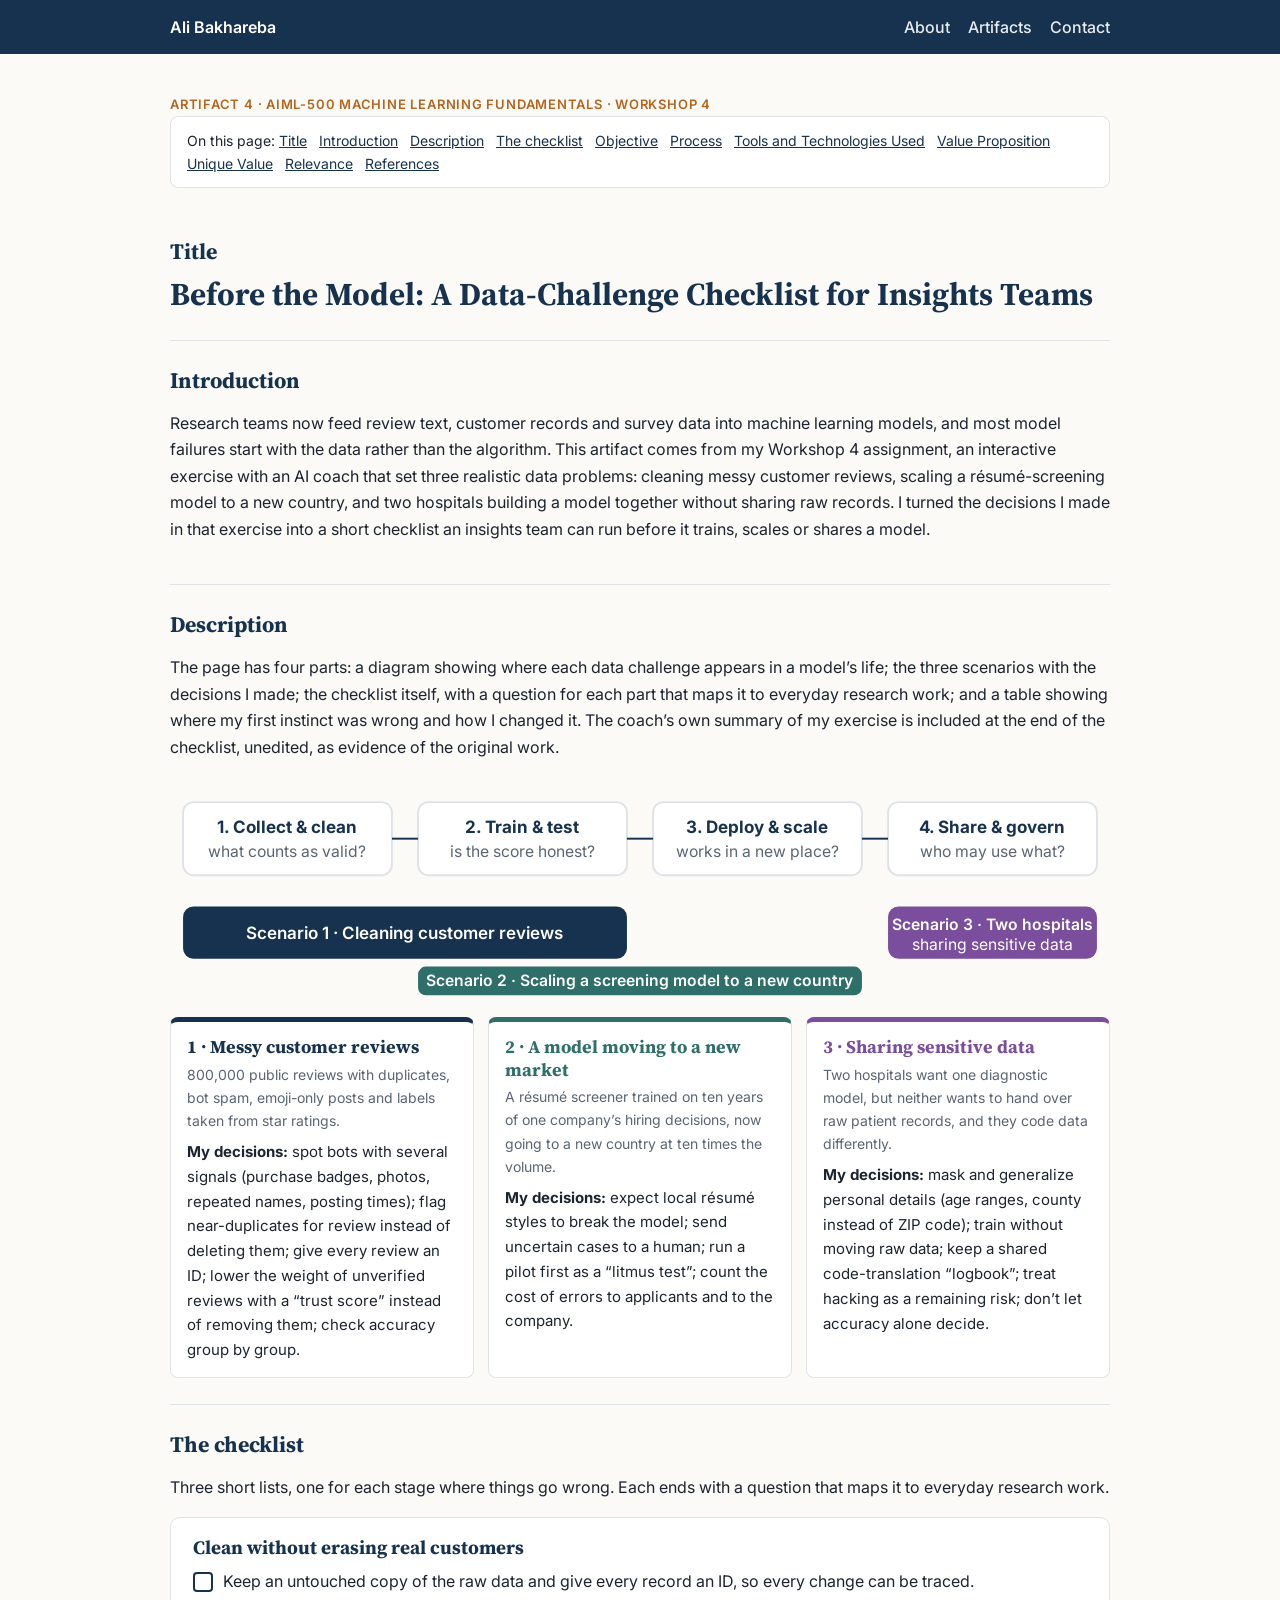
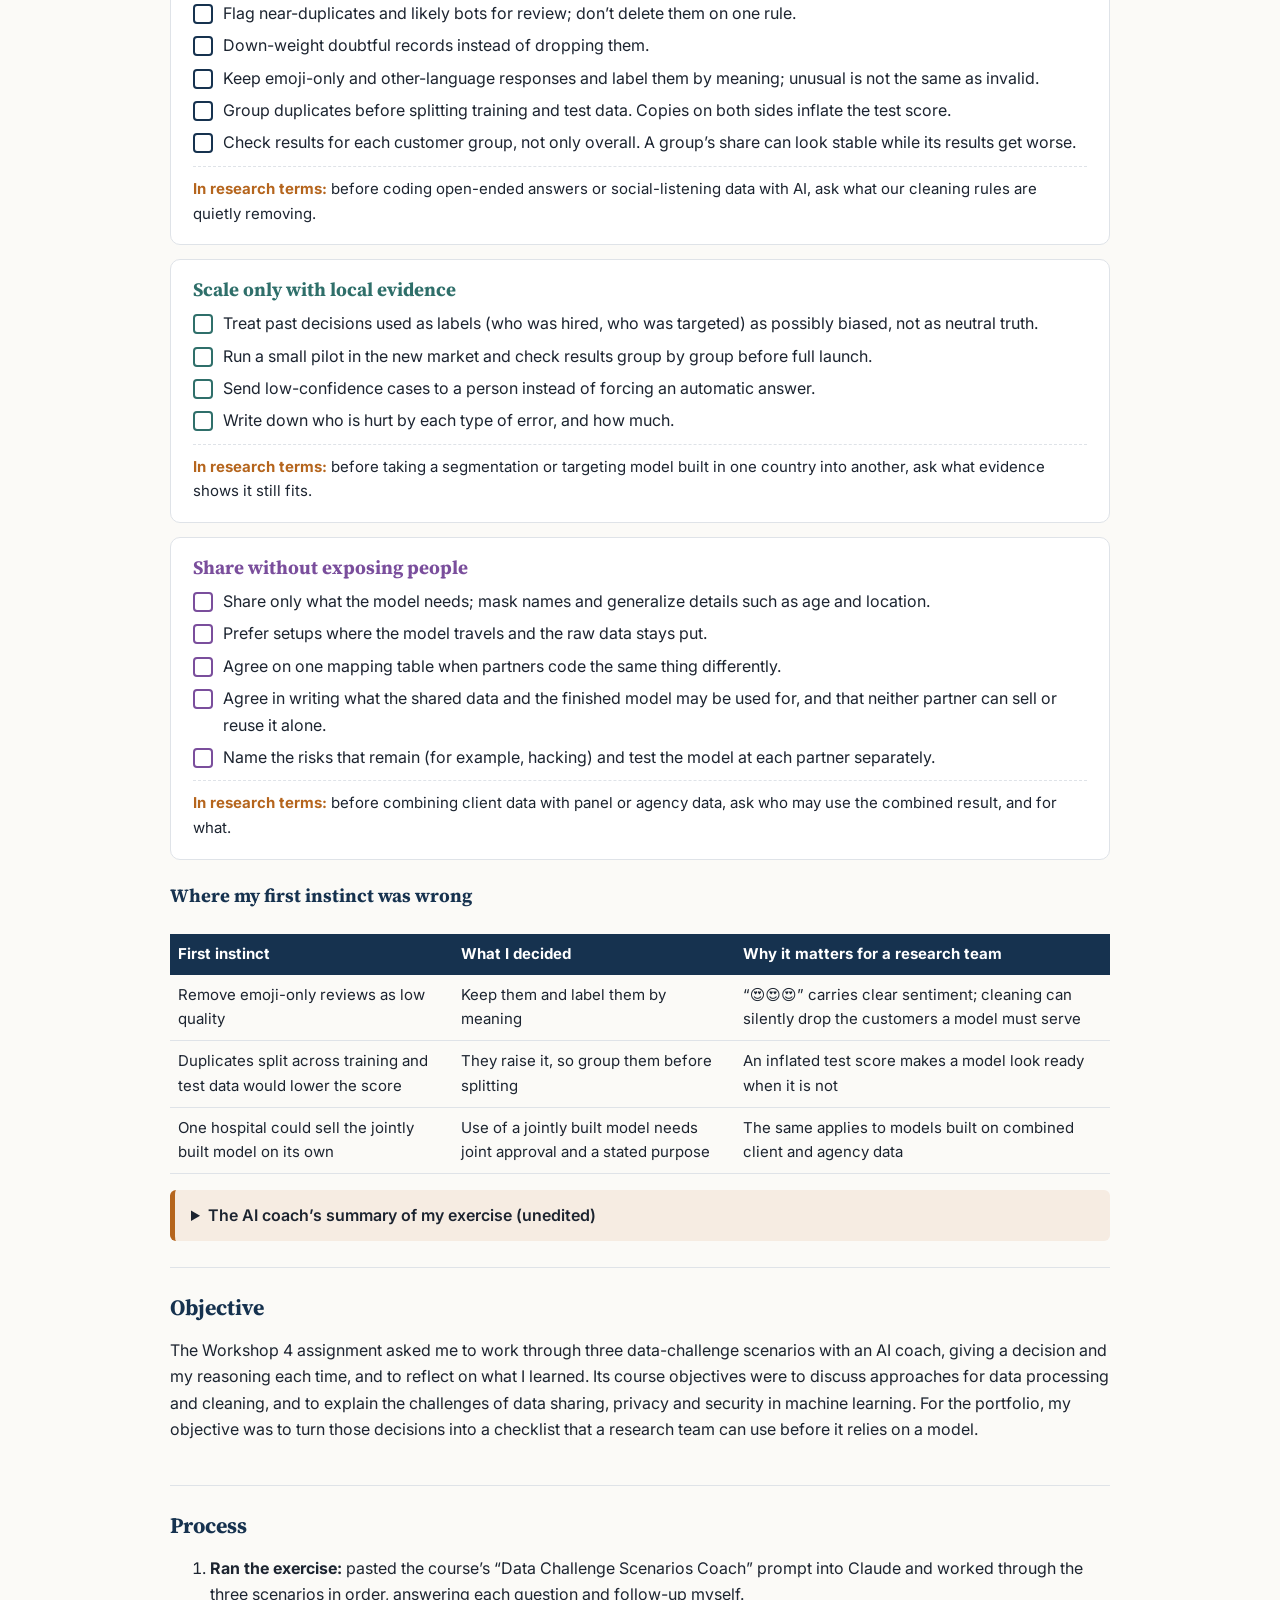
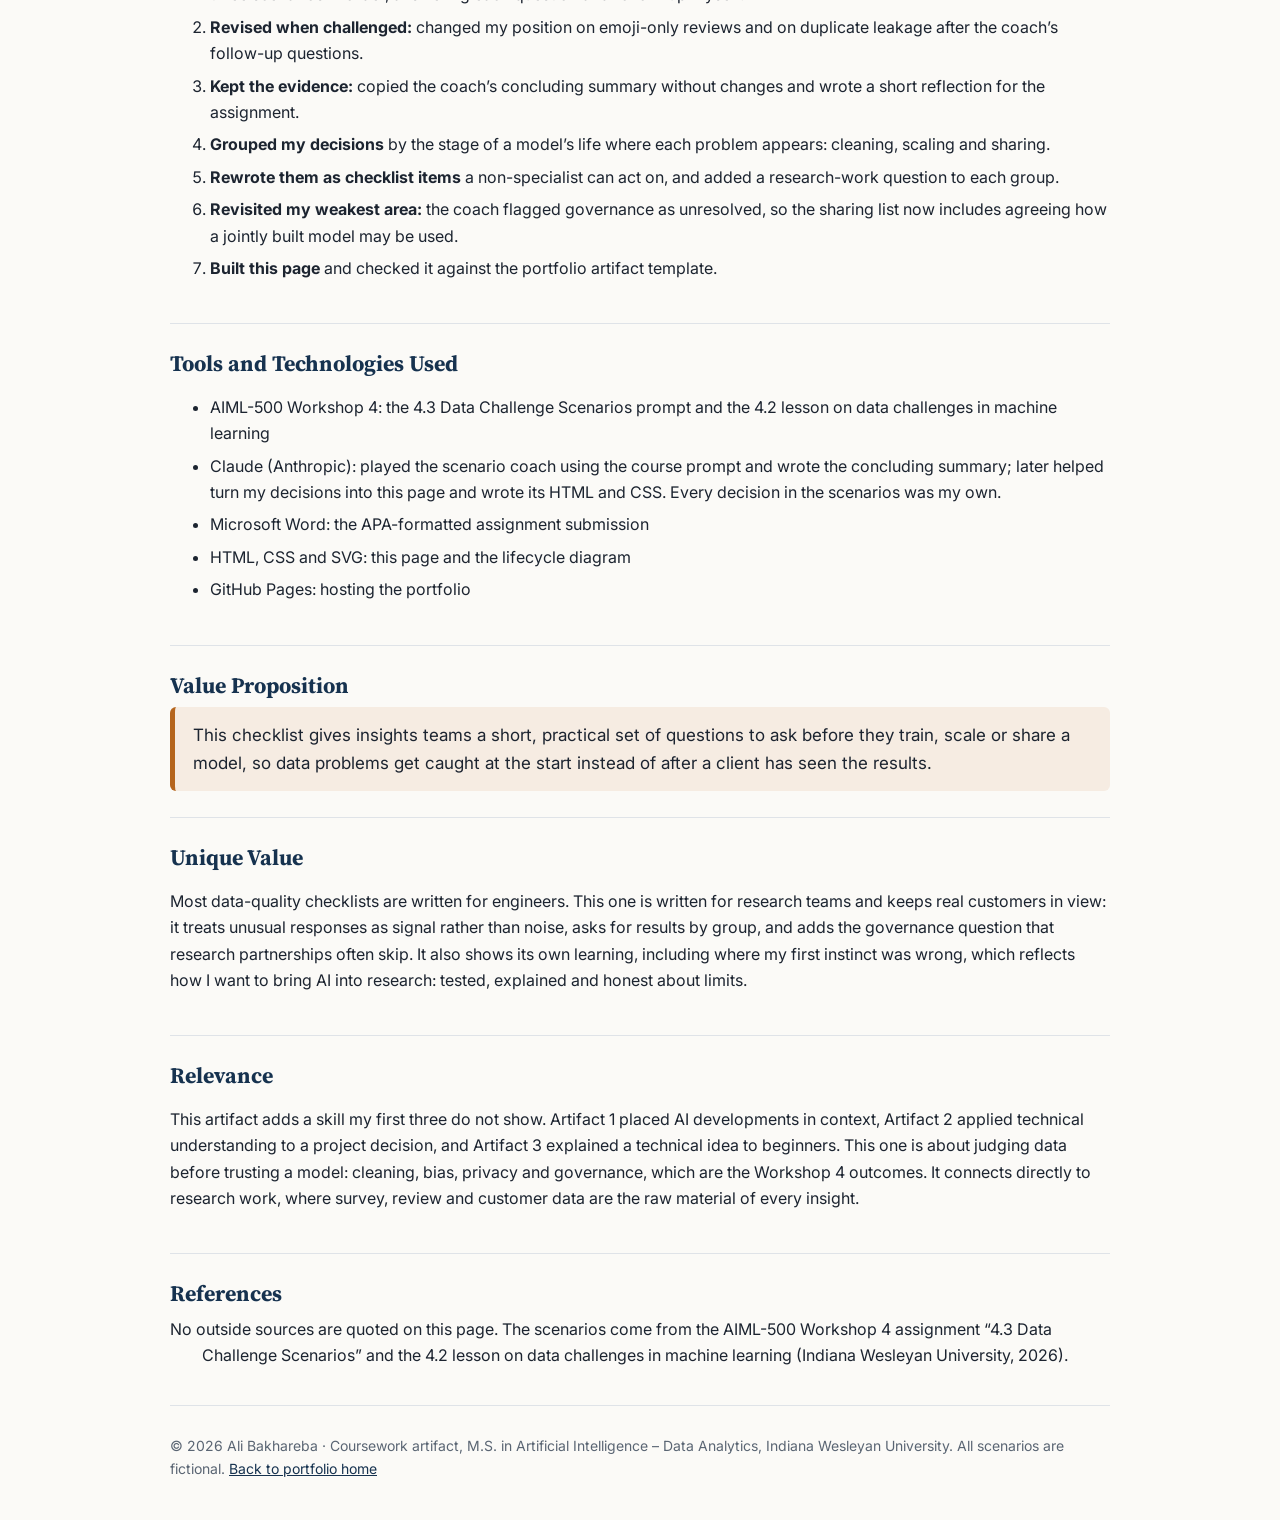
<file: artifact-4-data-challenge-checklist.html>
<!doctype html><html lang="en"><head><meta charset="utf-8"><meta name="viewport" content="width=device-width, initial-scale=1">
<title>Before the Model: A Data-Challenge Checklist | Ali Bakhareba</title><link rel="preconnect" href="https://fonts.googleapis.com">
<link href="https://fonts.googleapis.com/css2?family=Inter:wght@400;500;600;700&family=Source+Serif+4:wght@600;700&display=swap" rel="stylesheet">
<link rel="stylesheet" href="assets/style.css">
<style>
.diagram{overflow-x:auto;margin:10px 0 4px}
.diagram svg{min-width:640px;width:100%;height:auto}
.scen{display:grid;grid-template-columns:repeat(auto-fit,minmax(260px,1fr));gap:14px;margin-top:12px}
.scen div{background:var(--card);border:1px solid var(--line);border-top:5px solid var(--c);border-radius:8px;padding:14px 16px}
.scen h3{margin:0 0 4px;font-size:18px;color:var(--c)}
.scen .case{font-size:14px;color:var(--muted);margin:0 0 8px}
.scen .mine{font-size:15px;margin:0}
.ck{background:var(--card);border:1px solid var(--line);border-radius:10px;padding:18px 22px;margin-top:14px}
.ck h3{margin:0 0 8px;font-size:19px;color:var(--c)}
.ck ul{list-style:none;padding:0;margin:0}
.ck li{position:relative;padding-left:30px;margin:0 0 9px}
.ck li:before{content:"";position:absolute;left:0;top:4px;width:16px;height:16px;border:2px solid var(--c);border-radius:4px}
.ck .ask{margin:10px 0 0;padding-top:10px;border-top:1px dashed var(--line);font-size:15px}
.ck .ask b{color:var(--accent)}
.c1{--c:#16324f}.c2{--c:#2f6f6a}.c3{--c:#7a4e9c}
.cmp{width:100%;border-collapse:collapse;font-size:15px;margin-top:8px}
.cmp th{background:var(--navy);color:#fff;text-align:left;padding:8px}
.cmp td{border-bottom:1px solid var(--line);padding:8px;vertical-align:top}
.tablewrap{overflow-x:auto}
details.sum{background:var(--accent-soft);border-left:5px solid var(--accent);border-radius:6px;padding:12px 16px;margin-top:16px}
details.sum summary{cursor:pointer;font-weight:600}
details.sum p{font-size:15px;margin:8px 0 0}
</style></head><body>
<header class="site"><div class="wrap"><a href="index.html">Ali Bakhareba</a>
<nav><a href="index.html#about">About</a><a href="index.html#artifacts">Artifacts</a><a href="index.html#contact">Contact</a></nav></div></header>
<div class="wrap">
<div class="art-head">
 <div class="hero" style="padding:0;border:0"><div class="kicker">Artifact 4 · AIML-500 Machine Learning Fundamentals · Workshop 4</div></div>
 <div class="toc">On this page:
 <a href="#title">Title</a><a href="#introduction">Introduction</a><a href="#description">Description</a><a href="#checklist">The checklist</a><a href="#objective">Objective</a><a href="#process">Process</a><a href="#tools">Tools and Technologies Used</a><a href="#value">Value Proposition</a><a href="#unique">Unique Value</a><a href="#relevance">Relevance</a><a href="#references">References</a></div>
</div>

<div class="field" id="title"><h2>Title</h2>
<h1 style="margin:0">Before the Model: A Data-Challenge Checklist for Insights Teams</h1></div>

<div class="field" id="introduction"><h2>Introduction</h2>
<p>Research teams now feed review text, customer records and survey data into machine learning models, and most model failures start with the data rather than the algorithm. This artifact comes from my Workshop 4 assignment, an interactive exercise with an AI coach that set three realistic data problems: cleaning messy customer reviews, scaling a résumé-screening model to a new country, and two hospitals building a model together without sharing raw records. I turned the decisions I made in that exercise into a short checklist an insights team can run before it trains, scales or shares a model.</p></div>

<div class="field" id="description"><h2>Description</h2>
<p>The page has four parts: a diagram showing where each data challenge appears in a model’s life; the three scenarios with the decisions I made; the checklist itself, with a question for each part that maps it to everyday research work; and a table showing where my first instinct was wrong and how I changed it. The coach’s own summary of my exercise is included at the end of the checklist, unedited, as evidence of the original work.</p>

<div class="diagram"><svg viewBox="0 0 720 170" role="img" aria-label="Diagram: a model's life in four stages, collect and clean, train and test, deploy and scale, share and govern, with the three scenarios placed under the stages where they occur">
<g font-family="Inter,Arial,sans-serif" font-size="13">
<g fill="#ffffff" stroke="#dfe3e8" stroke-width="1.5">
<rect x="10" y="20" width="160" height="56" rx="8"/><rect x="190" y="20" width="160" height="56" rx="8"/><rect x="370" y="20" width="160" height="56" rx="8"/><rect x="550" y="20" width="160" height="56" rx="8"/></g>
<g fill="#16324f" font-weight="700" text-anchor="middle">
<text x="90" y="44">1. Collect &amp; clean</text><text x="270" y="44">2. Train &amp; test</text><text x="450" y="44">3. Deploy &amp; scale</text><text x="630" y="44">4. Share &amp; govern</text></g>
<g fill="#5a6573" font-size="12" text-anchor="middle">
<text x="90" y="62">what counts as valid?</text><text x="270" y="62">is the score honest?</text><text x="450" y="62">works in a new place?</text><text x="630" y="62">who may use what?</text></g>
<g stroke="#16324f" stroke-width="1.5"><line x1="170" y1="48" x2="190" y2="48"/><line x1="350" y1="48" x2="370" y2="48"/><line x1="530" y1="48" x2="550" y2="48"/></g>
<rect x="10" y="100" width="340" height="40" rx="8" fill="#16324f"/><text x="180" y="125" text-anchor="middle" fill="#fff" font-weight="600">Scenario 1 · Cleaning customer reviews</text>
<rect x="190" y="146" width="340" height="22" rx="6" fill="#2f6f6a"/><text x="360" y="161" text-anchor="middle" fill="#fff" font-weight="600" font-size="12">Scenario 2 · Scaling a screening model to a new country</text>
<rect x="550" y="100" width="160" height="40" rx="8" fill="#7a4e9c"/><text x="630" y="118" text-anchor="middle" fill="#fff" font-weight="600" font-size="12">Scenario 3 · Two hospitals</text><text x="630" y="133" text-anchor="middle" fill="#fff" font-size="12">sharing sensitive data</text>
</g></svg></div>

<div class="scen">
<div class="c1"><h3>1 · Messy customer reviews</h3><p class="case">800,000 public reviews with duplicates, bot spam, emoji-only posts and labels taken from star ratings.</p><p class="mine"><b>My decisions:</b> spot bots with several signals (purchase badges, photos, repeated names, posting times); flag near-duplicates for review instead of deleting them; give every review an ID; lower the weight of unverified reviews with a “trust score” instead of removing them; check accuracy group by group.</p></div>
<div class="c2"><h3>2 · A model moving to a new market</h3><p class="case">A résumé screener trained on ten years of one company’s hiring decisions, now going to a new country at ten times the volume.</p><p class="mine"><b>My decisions:</b> expect local résumé styles to break the model; send uncertain cases to a human; run a pilot first as a “litmus test”; count the cost of errors to applicants and to the company.</p></div>
<div class="c3"><h3>3 · Sharing sensitive data</h3><p class="case">Two hospitals want one diagnostic model, but neither wants to hand over raw patient records, and they code data differently.</p><p class="mine"><b>My decisions:</b> mask and generalize personal details (age ranges, county instead of ZIP code); train without moving raw data; keep a shared code-translation “logbook”; treat hacking as a remaining risk; don’t let accuracy alone decide.</p></div>
</div></div>

<div class="field" id="checklist"><h2>The checklist</h2>
<p>Three short lists, one for each stage where things go wrong. Each ends with a question that maps it to everyday research work.</p>

<div class="ck c1"><h3>Clean without erasing real customers</h3><ul>
<li>Keep an untouched copy of the raw data and give every record an ID, so every change can be traced.</li>
<li>Flag near-duplicates and likely bots for review; don’t delete them on one rule.</li>
<li>Down-weight doubtful records instead of dropping them.</li>
<li>Keep emoji-only and other-language responses and label them by meaning; unusual is not the same as invalid.</li>
<li>Group duplicates before splitting training and test data. Copies on both sides inflate the test score.</li>
<li>Check results for each customer group, not only overall. A group’s share can look stable while its results get worse.</li>
</ul><p class="ask"><b>In research terms:</b> before coding open-ended answers or social-listening data with AI, ask what our cleaning rules are quietly removing.</p></div>

<div class="ck c2"><h3>Scale only with local evidence</h3><ul>
<li>Treat past decisions used as labels (who was hired, who was targeted) as possibly biased, not as neutral truth.</li>
<li>Run a small pilot in the new market and check results group by group before full launch.</li>
<li>Send low-confidence cases to a person instead of forcing an automatic answer.</li>
<li>Write down who is hurt by each type of error, and how much.</li>
</ul><p class="ask"><b>In research terms:</b> before taking a segmentation or targeting model built in one country into another, ask what evidence shows it still fits.</p></div>

<div class="ck c3"><h3>Share without exposing people</h3><ul>
<li>Share only what the model needs; mask names and generalize details such as age and location.</li>
<li>Prefer setups where the model travels and the raw data stays put.</li>
<li>Agree on one mapping table when partners code the same thing differently.</li>
<li>Agree in writing what the shared data and the finished model may be used for, and that neither partner can sell or reuse it alone.</li>
<li>Name the risks that remain (for example, hacking) and test the model at each partner separately.</li>
</ul><p class="ask"><b>In research terms:</b> before combining client data with panel or agency data, ask who may use the combined result, and for what.</p></div>

<h3 style="margin-top:24px">Where my first instinct was wrong</h3>
<div class="tablewrap"><table class="cmp">
<tr><th>First instinct</th><th>What I decided</th><th>Why it matters for a research team</th></tr>
<tr><td>Remove emoji-only reviews as low quality</td><td>Keep them and label them by meaning</td><td>“😍😍😍” carries clear sentiment; cleaning can silently drop the customers a model must serve</td></tr>
<tr><td>Duplicates split across training and test data would lower the score</td><td>They raise it, so group them before splitting</td><td>An inflated test score makes a model look ready when it is not</td></tr>
<tr><td>One hospital could sell the jointly built model on its own</td><td>Use of a jointly built model needs joint approval and a stated purpose</td><td>The same applies to models built on combined client and agency data</td></tr>
</table></div>

<details class="sum"><summary>The AI coach’s summary of my exercise (unedited)</summary>
<p><b>Scenario 1 — Data Quality and Cleaning:</b> Ali started by flagging bots with several signals: purchase badges, photos or videos, repetitive names, and posting times. He flagged near-duplicates for review instead of deleting them, and he gave every review a unique ID so it could be traced. He suggested a “trust score” that lowers the weight of unverified reviews without removing them. To validate the cleaning, he chose to check accuracy group by group, and he noted that a group’s share of the data can look stable while it still needs scrutiny.</p>
<p><b>Scenario 2 — Bias, Distribution Shift, and Responsible Scaling:</b> On his own, Ali saw that résumé styles in a new country could break the model, and he proposed flagging uncertain cases for human review. He chose a pilot before full launch and called it a “litmus test.” He also saw that full-scale errors would hurt applicants and cost the company good hires.</p>
<p><b>Scenario 3 — Privacy, Security, and Governance:</b> Ali proposed masking personal details and generalizing them, for example age ranges and county instead of ZIP code. After a hint, he reached the idea of training without sharing raw data, and he independently proposed a shared code-translation “logbook.” He named hacking as a remaining risk and pointed out that accuracy alone shouldn’t decide whether a model is good enough.</p>
<p><b>Performance highlights:</b> Practical, buildable safeguards (IDs, a trust score, a mapping table) and a willingness to change course.</p>
<p><b>How the reasoning developed:</b> Ali first proposed removing emoji-only reviews. After seeing that they carry clear sentiment, he decided to keep them and label them by meaning.</p>
<p><b>Key insights to retain:</b> Duplicates split across training and test data inflate the test score. (Ali reached this after a worked example.) Historical hiring decisions can encode bias. (Ali recognized this after a direct explanation.) Evaluate each group or site separately.</p>
<p><b>Area to keep developing:</b> Governance. Ali’s view that one hospital could sell the jointly built model on its own remained unresolved. Purpose limitation and joint approval deserve another look.</p>
<p><b>Practical next step:</b> Look up “data-sharing agreements” and “purpose limitation,” then list three clauses Riverbend and Lakeside should sign.</p>
<p><b>Overall takeaway:</b> Ali consistently looked for ways to keep data trustworthy without discarding real people, the common thread running from data cleaning through scaling to sensitive-data governance.</p>
<p><i>This AI-generated summary documents Ali’s practice conversation. It is not an independent instructor grade.</i></p>
</details>
</div>

<div class="field" id="objective"><h2>Objective</h2>
<p>The Workshop 4 assignment asked me to work through three data-challenge scenarios with an AI coach, giving a decision and my reasoning each time, and to reflect on what I learned. Its course objectives were to discuss approaches for data processing and cleaning, and to explain the challenges of data sharing, privacy and security in machine learning. For the portfolio, my objective was to turn those decisions into a checklist that a research team can use before it relies on a model.</p></div>

<div class="field" id="process"><h2>Process</h2>
<ol>
<li><b>Ran the exercise:</b> pasted the course’s “Data Challenge Scenarios Coach” prompt into Claude and worked through the three scenarios in order, answering each question and follow-up myself.</li>
<li><b>Revised when challenged:</b> changed my position on emoji-only reviews and on duplicate leakage after the coach’s follow-up questions.</li>
<li><b>Kept the evidence:</b> copied the coach’s concluding summary without changes and wrote a short reflection for the assignment.</li>
<li><b>Grouped my decisions</b> by the stage of a model’s life where each problem appears: cleaning, scaling and sharing.</li>
<li><b>Rewrote them as checklist items</b> a non-specialist can act on, and added a research-work question to each group.</li>
<li><b>Revisited my weakest area:</b> the coach flagged governance as unresolved, so the sharing list now includes agreeing how a jointly built model may be used.</li>
<li><b>Built this page</b> and checked it against the portfolio artifact template.</li>
</ol></div>

<div class="field" id="tools"><h2>Tools and Technologies Used</h2>
<ul>
<li>AIML-500 Workshop 4: the 4.3 Data Challenge Scenarios prompt and the 4.2 lesson on data challenges in machine learning</li>
<li>Claude (Anthropic): played the scenario coach using the course prompt and wrote the concluding summary; later helped turn my decisions into this page and wrote its HTML and CSS. Every decision in the scenarios was my own.</li>
<li>Microsoft Word: the APA-formatted assignment submission</li>
<li>HTML, CSS and SVG: this page and the lifecycle diagram</li>
<li>GitHub Pages: hosting the portfolio</li>
</ul></div>

<div class="field" id="value"><h2>Value Proposition</h2>
<div class="vp">This checklist gives insights teams a short, practical set of questions to ask before they train, scale or share a model, so data problems get caught at the start instead of after a client has seen the results.</div></div>

<div class="field" id="unique"><h2>Unique Value</h2>
<p>Most data-quality checklists are written for engineers. This one is written for research teams and keeps real customers in view: it treats unusual responses as signal rather than noise, asks for results by group, and adds the governance question that research partnerships often skip. It also shows its own learning, including where my first instinct was wrong, which reflects how I want to bring AI into research: tested, explained and honest about limits.</p></div>

<div class="field" id="relevance"><h2>Relevance</h2>
<p>This artifact adds a skill my first three do not show. Artifact 1 placed AI developments in context, Artifact 2 applied technical understanding to a project decision, and Artifact 3 explained a technical idea to beginners. This one is about judging data before trusting a model: cleaning, bias, privacy and governance, which are the Workshop 4 outcomes. It connects directly to research work, where survey, review and customer data are the raw material of every insight.</p></div>

<div class="field refs" id="references"><h2>References</h2>
<p>No outside sources are quoted on this page. The scenarios come from the AIML-500 Workshop 4 assignment “4.3 Data Challenge Scenarios” and the 4.2 lesson on data challenges in machine learning (Indiana Wesleyan University, 2026).</p>
</div>

<footer>© 2026 Ali Bakhareba · Coursework artifact, M.S. in Artificial Intelligence – Data Analytics, Indiana Wesleyan University. All scenarios are fictional. <a href="index.html">Back to portfolio home</a></footer>
</div></body></html>
</file>
<file: assets/style.css>
:root{
  --ink:#1c2430; --muted:#5a6573; --line:#dfe3e8; --bg:#fbfaf7; --card:#ffffff;
  --navy:#16324f; --accent:#b5651d; --accent-soft:#f6ece2; --era1:#16324f; --era2:#2f6f6a; --era3:#7a4e9c; --era4:#b5651d;
}
*{box-sizing:border-box}
html{scroll-behavior:smooth}
body{margin:0;background:var(--bg);color:var(--ink);font:16px/1.65 "Inter",system-ui,-apple-system,"Segoe UI",Arial,sans-serif}
h1,h2,h3{font-family:"Source Serif 4",Georgia,serif;color:var(--navy);line-height:1.25}
a{color:var(--navy)}
.wrap{max-width:980px;margin:0 auto;padding:0 20px}
header.site{background:var(--navy);color:#fff}
header.site .wrap{display:flex;justify-content:space-between;align-items:center;flex-wrap:wrap;gap:8px;padding-top:14px;padding-bottom:14px}
header.site a{color:#fff;text-decoration:none;font-weight:600}
header.site nav a{margin-left:18px;font-weight:500;opacity:.9}
header.site nav a:hover{opacity:1;text-decoration:underline}
.hero{padding:56px 0 40px;border-bottom:1px solid var(--line)}
.hero .kicker{color:var(--accent);font-weight:600;letter-spacing:.06em;text-transform:uppercase;font-size:13px}
.hero h1{font-size:40px;margin:6px 0 4px}
.hero .role{color:var(--muted);font-size:18px;margin:0 0 22px}
.pvp{background:var(--card);border-left:5px solid var(--accent);padding:18px 22px;border-radius:6px;box-shadow:0 1px 3px rgba(0,0,0,.06);font-size:18px}
.pvp b{display:block;font-size:13px;letter-spacing:.06em;text-transform:uppercase;color:var(--accent);margin-bottom:6px}
section{padding:40px 0;border-bottom:1px solid var(--line)}
section h2{font-size:28px;margin-top:0}
.grid{display:grid;align-items:start;grid-template-columns:repeat(auto-fit,minmax(260px,1fr));gap:18px}
.card{background:var(--card);border:1px solid var(--line);border-radius:8px;padding:18px;display:flex;flex-direction:column}
.card img{width:100%;border-radius:6px;border:1px solid var(--line);margin-bottom:12px}
.card h3{margin:4px 0 6px;font-size:19px}
.card .tag{font-size:12px;font-weight:600;color:var(--accent);text-transform:uppercase;letter-spacing:.05em}
.card p{margin:0 0 12px;color:var(--muted)}
.card .btn{margin-top:auto}
.card.pending{border-style:dashed;background:transparent}
.btn{display:inline-block;background:var(--navy);color:#fff;padding:9px 16px;border-radius:6px;text-decoration:none;font-weight:600;font-size:15px}
.btn.alt{background:transparent;color:var(--navy);border:1.5px solid var(--navy)}
.facts{display:grid;grid-template-columns:repeat(auto-fit,minmax(170px,1fr));gap:12px;margin-top:18px}
.fact{background:var(--card);border:1px solid var(--line);border-radius:8px;padding:12px 14px}
.fact b{display:block;font-size:22px;color:var(--navy);font-family:"Source Serif 4",Georgia,serif}
.fact span{font-size:14px;color:var(--muted)}
footer{padding:28px 0 40px;color:var(--muted);font-size:14px}
/* artifact page */
.art-head{padding:40px 0 24px}
.art-head h1{font-size:34px;margin:6px 0 10px}
.toc{background:var(--card);border:1px solid var(--line);border-radius:8px;padding:12px 16px;font-size:14px}
.toc a{margin-right:12px;display:inline-block}
.field{padding:26px 0;border-bottom:1px solid var(--line)}
.field h2{font-size:22px;margin:0 0 8px}
.field ol li,.field ul li{margin-bottom:6px}
.vp{background:var(--accent-soft);border-left:5px solid var(--accent);padding:14px 18px;border-radius:6px;font-size:17px}
.refs p{padding-left:2em;text-indent:-2em;margin:0 0 10px}
/* timeline */
.era{margin:26px 0 8px;font-weight:700;font-size:13px;letter-spacing:.06em;text-transform:uppercase}
.tl{position:relative;margin-left:8px;padding-left:26px;border-left:3px solid var(--line)}
.ms{position:relative;background:var(--card);border:1px solid var(--line);border-radius:8px;padding:14px 16px;margin:0 0 14px}
.ms:before{content:"";position:absolute;left:-36px;top:18px;width:14px;height:14px;border-radius:50%;background:var(--dot,var(--navy));border:3px solid var(--bg)}
.ms .yr{font-family:"Source Serif 4",Georgia,serif;font-weight:700;font-size:20px;color:var(--dot,var(--navy))}
.ms h3{display:inline;font-size:17px;margin-left:8px;color:var(--ink)}
.ms p{margin:6px 0 0}
.ms .why{margin-top:8px;padding-top:8px;border-top:1px dashed var(--line);font-size:15px}
.ms .why b{color:var(--accent)}
.ms .src{font-size:13px;color:var(--muted);margin-top:6px}
.e1{--dot:var(--era1)} .e2{--dot:var(--era2)} .e3{--dot:var(--era3)} .e4{--dot:var(--era4)}
@media (max-width:600px){.hero h1{font-size:31px}header.site nav a{margin-left:0;margin-right:14px}.art-head h1{font-size:27px}}
/* Wrap long links (e.g., reference URLs) on small screens */
a{overflow-wrap:anywhere}
</file>
